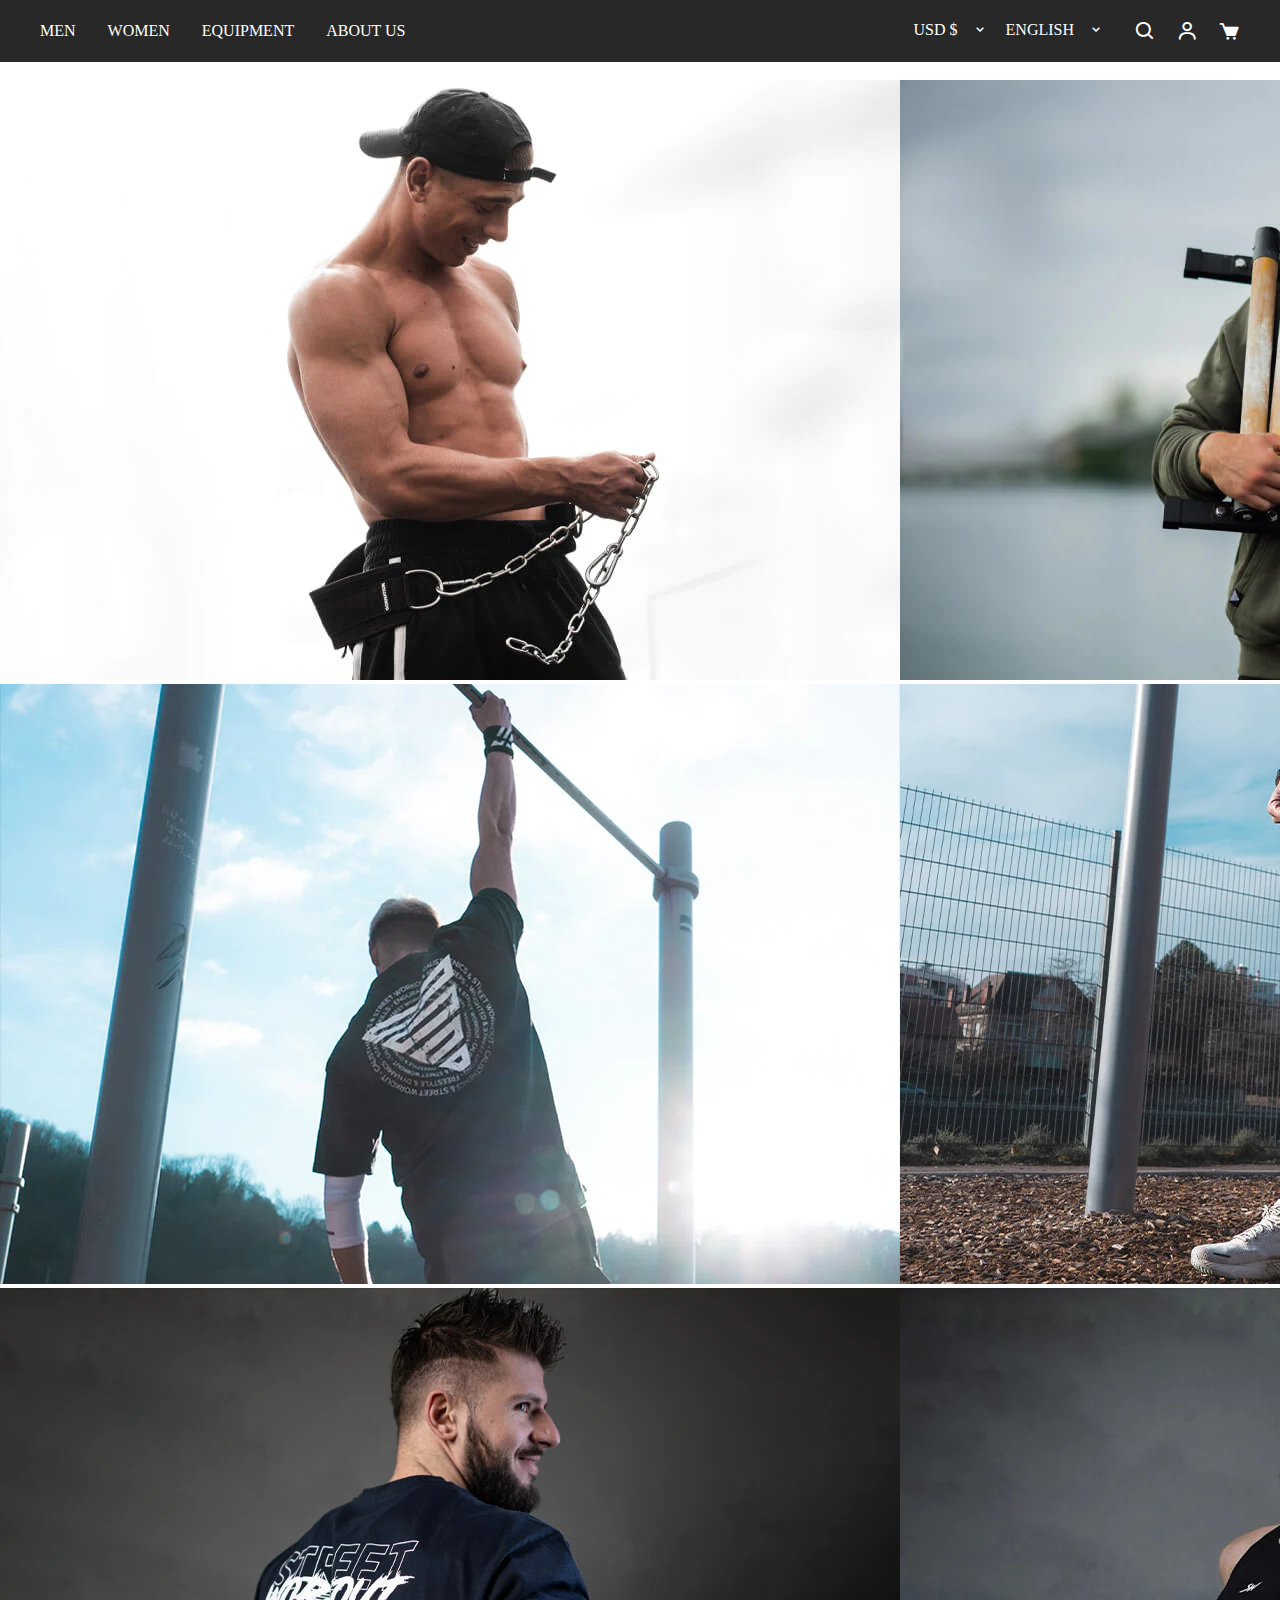
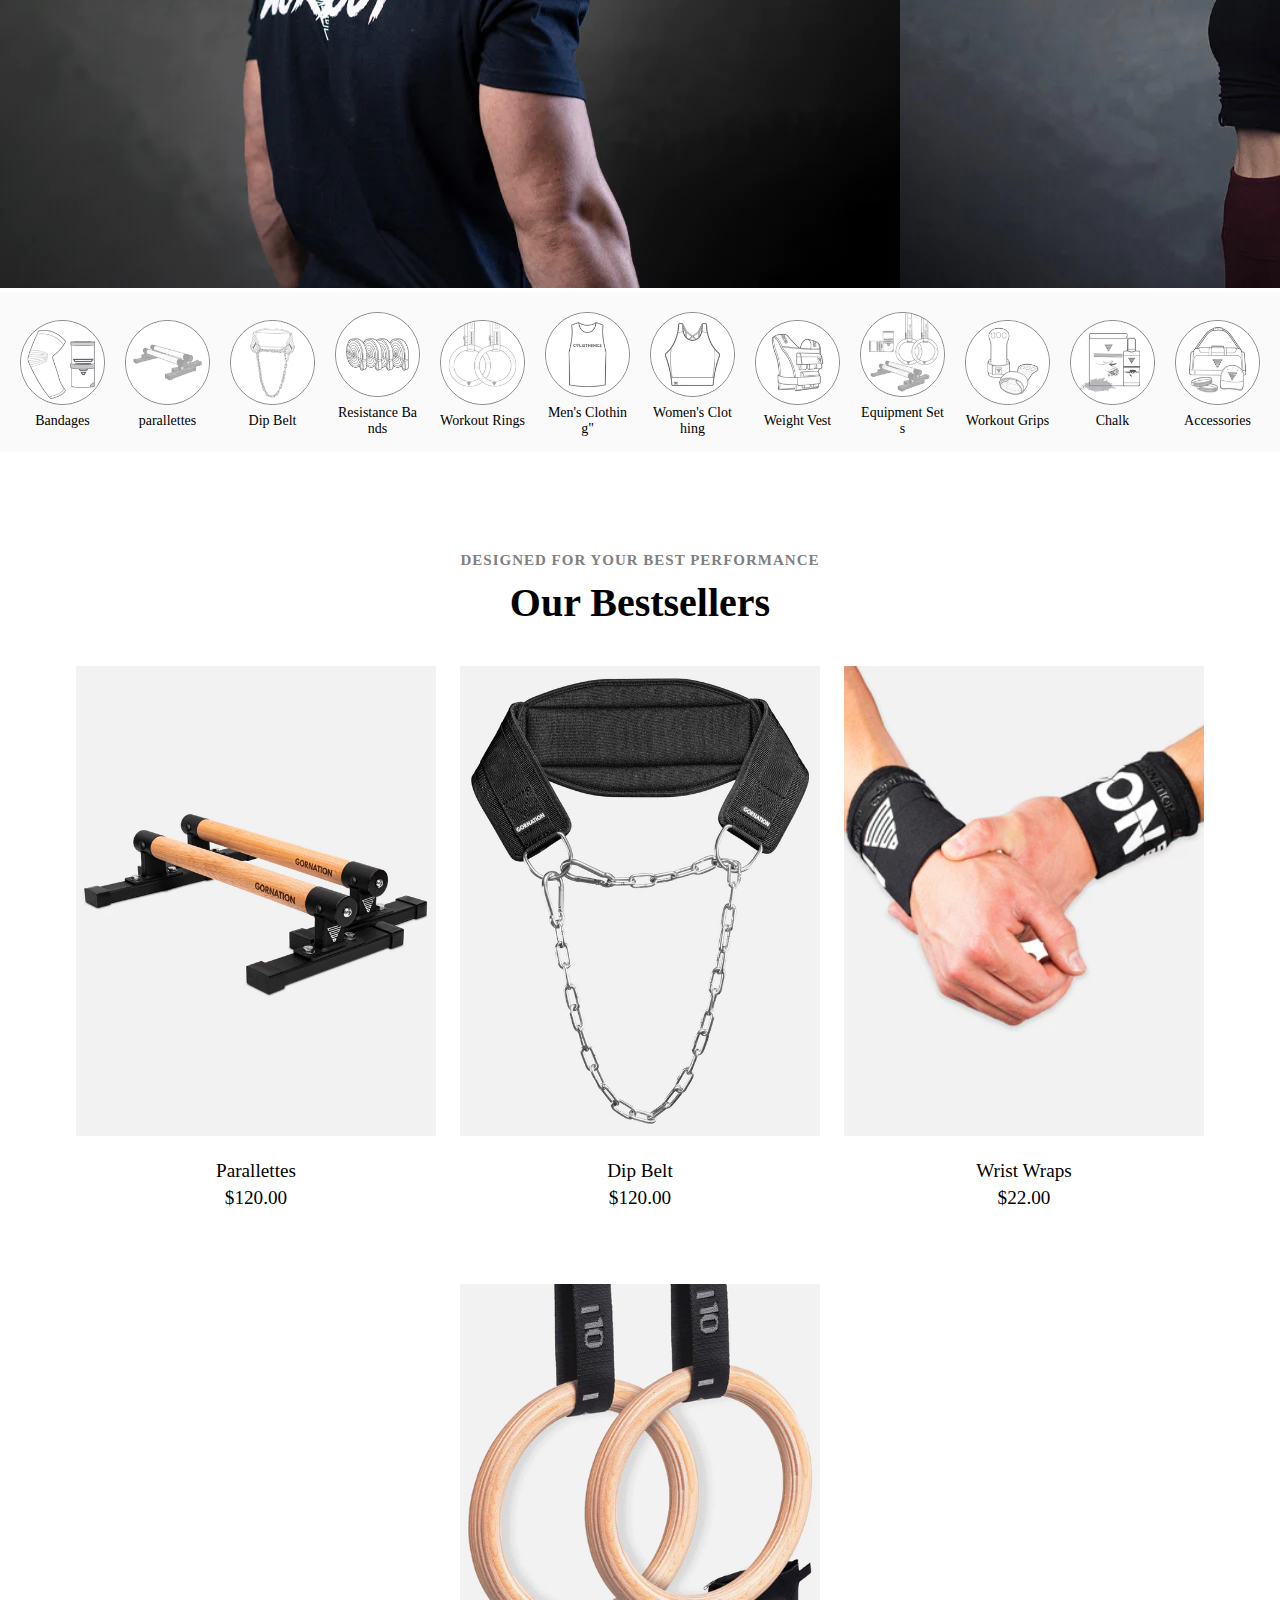
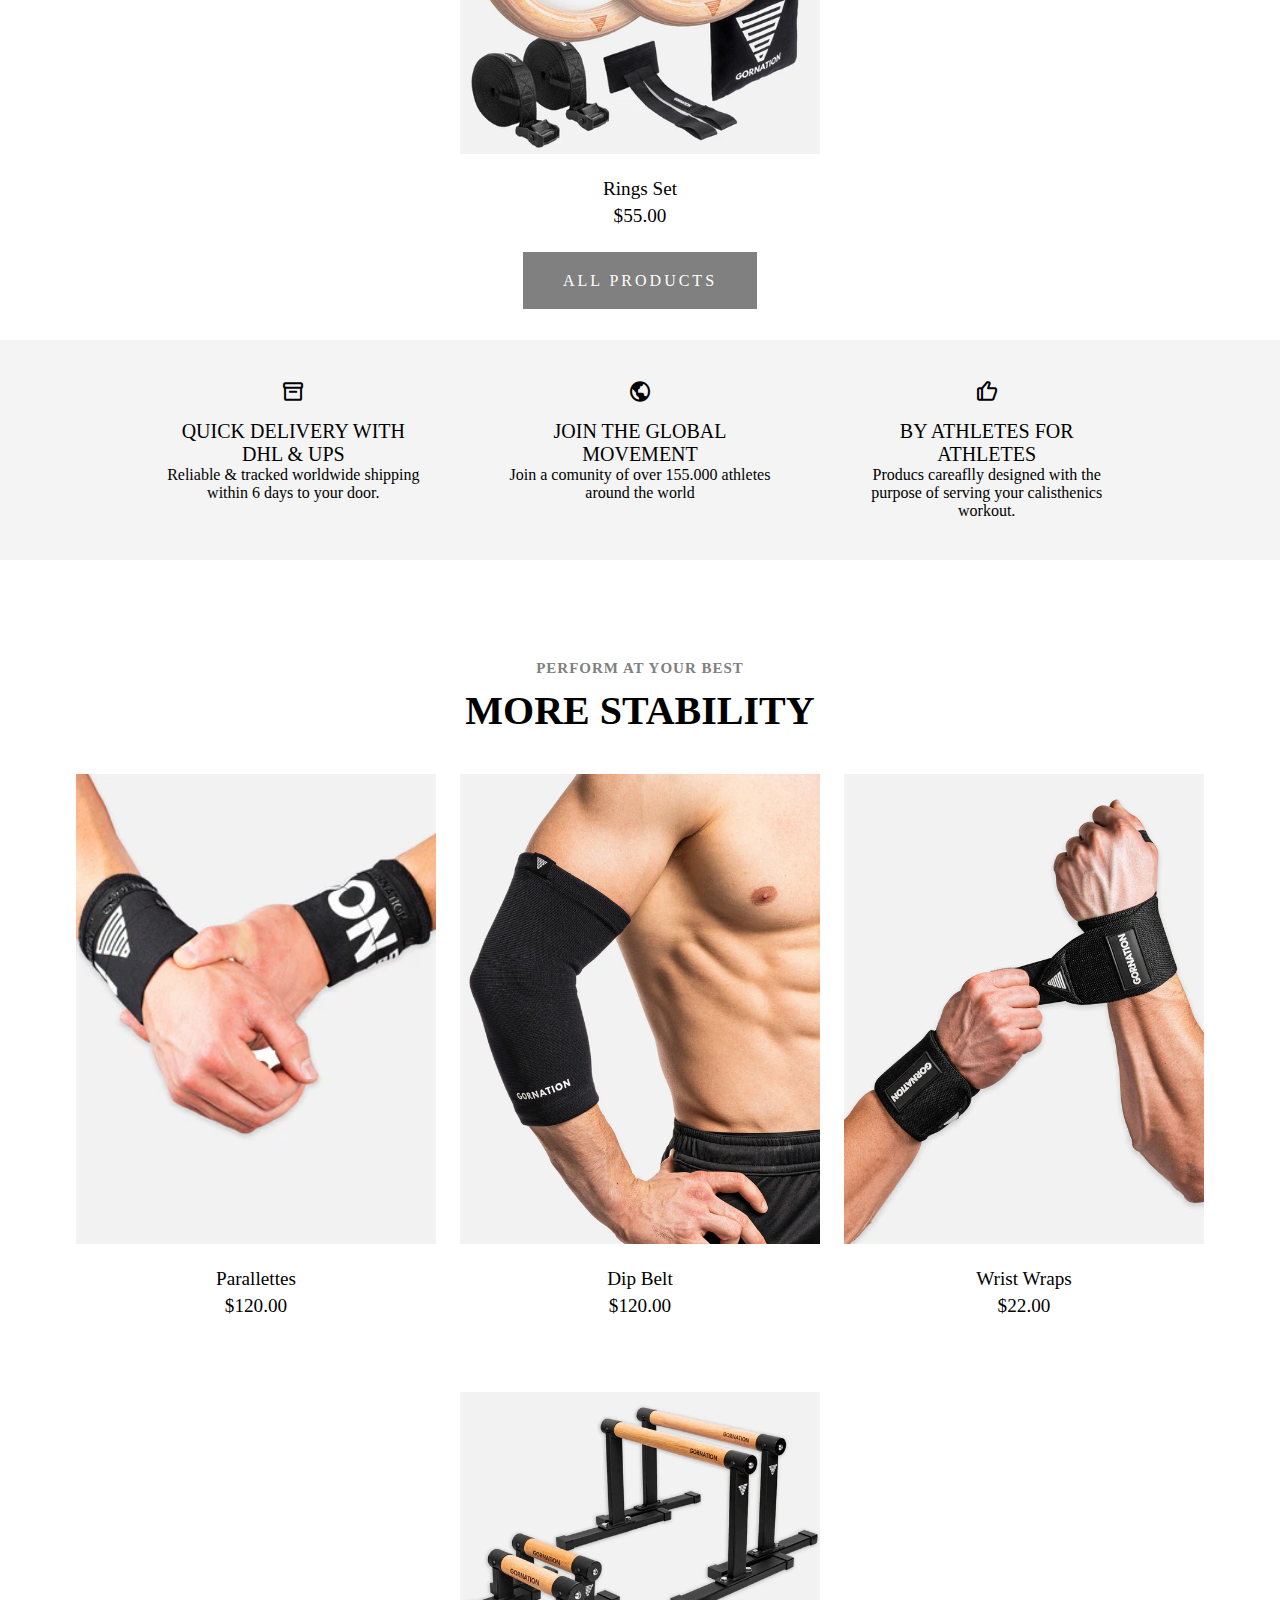
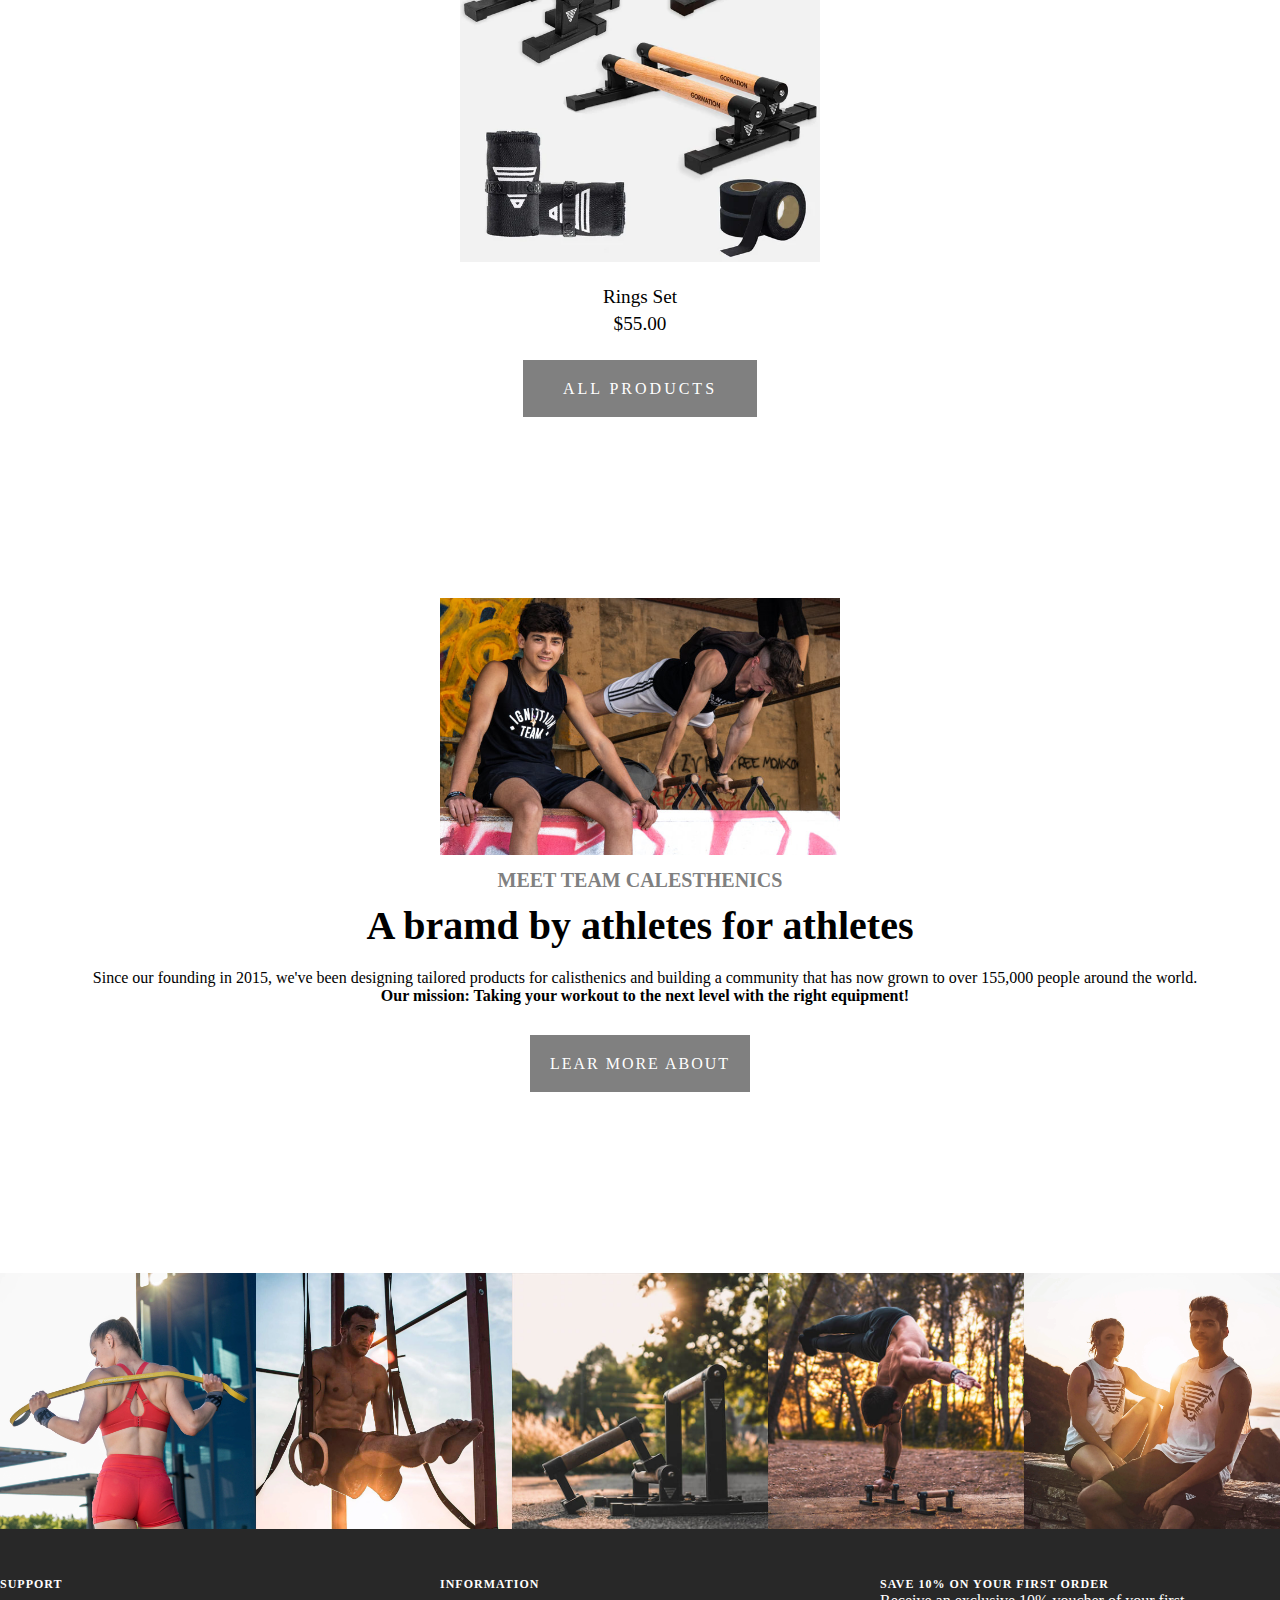
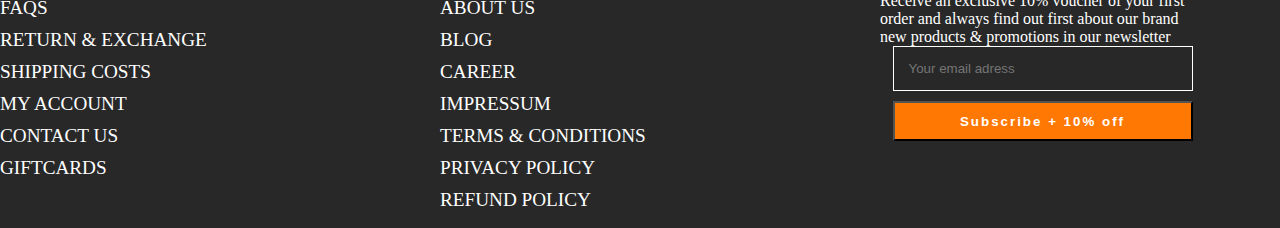
<file: index.html>
<!DOCTYPE html>
<html lang="en">
<head>
    <meta charset="UTF-8">
    <meta http-equiv="X-UA-Compatible" content="IE=edge">
    <meta name="viewport" content="width=device-width, initial-scale=1.0">
    <link href='https://unpkg.com/boxicons@2.1.4/css/boxicons.min.css' rel='stylesheet'>
    <link href="https://cdn.jsdelivr.net/npm/bootstrap@5.3.0-alpha1/dist/css/bootstrap.min.css" rel="stylesheet" integrity="sha384-GLhlTQ8iRABdZLl6O3oVMWSktQOp6b7In1Zl3/Jr59b6EGGoI1aFkw7cmDA6j6gD" crossorigin="anonymous">
    <link rel="icon" href="./pictures/icon/logo.svg">
    <link rel="stylesheet" href="./css/style.css">
    <title>Calisthenics</title>
</head>
<body>
    <header>
        <div class="container-1">
            <div class="hader__wrapper">
                <div class="container-navbar-1">
                    <div class="navbar">
                        <nav>
                            <ul class="nav-menu">
                                <li><a href="./section/hombre-ropa.html" class="nav-link">MEN</a></li>
                                <li><a href="./section/mujeres.ropa.html" class="nav-link">WOMEN</a></li>
                                <li><a href="./section/equipamento.html" class="nav-link">EQUIPMENT</a></li>
                                <li><a href="#">ABOUT US</a></li>
                            </ul>
                        </nav>
                        <div class="hamburgesa">
                            <span class="bar"></span>
                            <span class="bar"></span>
                            <span class="bar"></span>
                        </div>
                    </div>
                </div>
    
                <div class="header__secondary-link">
                    <form method="post" action="/localization" class="header__cross-border">
                        <input type="hidden" name="form_type" value="localization">
                        <input type="hidden" name="utf8" value="✓">
                        <input type="hidden" name="_method" value="put">
                        <input type="hidden" name="return_to" value="/">
                        <div class="pop-container">
                            <input type="hidden" name="countr_code" value="us">
                            <span class="visually-hidden">Contry/region</span>
                            <button type="button" is="toggle-button" class="popover-button">
                                USD $
                                <div class="chvron icon--inline">
                                    <i class='bx bx-chevron-down'></i>
                                </div>
                            </button>
                        </div>
                        <div class="pop-container">
                            <input type="hidden" name="countr_code" value="us">
                            <span class="visually-hidden">Contry/region</span>
                            <button type="button" is="toggle-button" class="popover-button">
                                ENGLISH
                                <div class="chvron icon--inline">
                                    <i class='bx bx-chevron-down'></i>
                                </div>
                            </button>
                        </div>
                    </form>

                    <div class="header__icon-list">
                        <a href="#" class="header__icon-wrapper"><i class='bx bx-search'></i></a>
                        <a href="./section/login.html" class="header__icon-wrapper"><i class='bx bx-user' ></i></a>
                        <a href="#" class="header__icon-wrapper"><i class='bx bxs-cart' ></i></a>
                    </div>
                </div>
            </div>
        </div>
    </header>

    <section class="slider">
        <div id="carouselExampleSlidesOnly" class="carousel slide" data-bs-ride="carousel">
            <div class="carousel-inner">
                <div class="carousel-item active">
                    <img src="./pictures/img-slider-bootstrap/slider-mein/slider-inicio-a.png" class="d-block w-100" alt="calistenia-img">
                </div>
                <div class="carousel-item">
                    <img src="./pictures/img-slider-bootstrap/slider-mein/slider-inicio-b.jpg" class="d-block w-100" alt="calistenia-img">
                </div>
                <div class="carousel-item">
                    <img src="./pictures/img-slider-bootstrap/slider-mein/slider-inicio-c.jpg" class="d-block w-100" alt="calistenia-img">
                </div>
            </div>
        </div>
    </section>

    <section class="items-objet">
        <div class="container-1">
            <a href="#"> <img src="./pictures/img-mein/img-items-objet/vendajes-center.avif" alt="bandages">Bandages</a>
            <a href="#"> <img src="./pictures/img-mein/img-items-objet/paralelas-center.webp" alt="parallettes">parallettes</a>
            <a href="#"> <img src="./pictures/img-mein/img-items-objet/cintu-de-fuerza-center.webp" alt="Dip Belt">Dip Belt</a>
            <a href="#"> <img src="./pictures/img-mein/img-items-objet/bandas-de-resistencia-center.webp" alt="Resistance Bands">Resistance Bands</a>
            <a href="#"> <img src="./pictures/img-mein/img-items-objet/aros-de-fuerza-center.avif" alt="Workout Rings">Workout Rings</a>
            <a href="#"> <img src="./pictures/img-mein/img-items-objet/ropa-de-hombre-center.avif" alt="Men's Clothing">Men's Clothing"</a>
            <a href="#"> <img src="./pictures/img-mein/img-items-objet/ropa-de-mujeres-center.avif" alt="Women's Clothing">Women's Clothing</a>
            <a href="#"> <img src="./pictures/img-mein/img-items-objet/chaleco-de-peso-center.avif" alt="Weight Vest">Weight Vest</a>
            <a href="#"> <img src="./pictures/img-mein/img-items-objet/equipo-completo-center.avif" alt="Equipment Sets">Equipment Sets</a>
            <a href="#"> <img src="./pictures/img-mein/img-items-objet/traps-para-las-manos-center.webp" alt="Workout Grips">Workout Grips</a>
            <a href="#"> <img src="./pictures/img-mein/img-items-objet/paquete-de-tiza-grande.avif" alt="Chalk">Chalk</a>
            <a href="#"> <img src="./pictures/img-mein/img-items-objet/accesorios-completo-center.avif" alt="Accessories">Accessories</a>
        </div>
    </section>

    <section class="mas-vendidos">
        <div class="container-text">
            <h2>DESIGNED FOR YOUR BEST PERFORMANCE</h2>
            <h3>Our Bestsellers</h3>
        </div>
        <div class="container-1">
            <div class="container-2">
                <div class="objet">
                    <div class="paralelas">
                        <a href="#"><img src="./pictures/img-mein/img-vendidos/paralelas-a.webp" alt="paralelas"></a>
                    </div>
                    <div class="precios">
                        <a href="#">Parallettes</a>
                        <span>$120.00</span>
                    </div>
                </div>
                <div class="objet">
                    <div class="paralelas">
                        <a href="#"><img src="./pictures/img-mein/img-vendidos/cinto-de-fuerza-a.jpg"alt="cintu-de-fuerza"></a>
                    </div>
                    <div class="precios">
                        <a href="#">Dip Belt</a>
                        <span>$120.00</span>
                    </div>
                </div>
                <div class="objet">
                    <div class="paralelas">
                        <a href="#"><img src="./pictures/img-mein/img-vendidos/traps-de-mano-a.webp" alt="traps-para-las-manos"></a>
                    </div>
                    <div class="precios">
                        <a href="#">Wrist Wraps</a>
                        <span>$22.00</span>
                    </div>
                </div>
                <div class="objet">
                    <div class="paralelas">
                        <a href="#"><img src="./pictures/img-mein/img-vendidos/aros-de-fuerza-a.webp" alt="aros-de-fuerza"></a>
                    </div>
                    <div class="precios">
                        <a href="#">Rings Set</a>
                        <span>$55.00</span>
                    </div>
                </div>
            </div>
            <div class="btn-1">
                <a href="#">ALL PRODUCTS</a>
            </div>
        </div>
    </section>

    <section class="ventas">
        <div class="container-1">
            <div class="container-2">
                <div class="container-3">
                    <div class="native">
                        <div class="content-box-1">
                            <div class="content-box-2">
                                <div class="caja">
                                    <div class="icon">
                                        <i class='bx bx-box'></i>
                                    </div>
                                    <div class="text">
                                        <p class="h2">QUICK DELIVERY WITH DHL & UPS</p>
                                        <p>Reliable & tracked worldwide shipping within 6 days to your door.</p>
                                    </div>
                                </div>
                                <div class="caja">
                                    <div class="icon">
                                        <i class='bx bx-world'></i>
                                    </div>
                                    <div class="text">
                                        <p class="h2"> JOIN THE GLOBAL MOVEMENT</p>
                                        <P>Join a comunity of over 155.000 athletes around the world</P>
                                    </div>
                                </div>
                                <div class="caja">
                                    <div class="icon">
                                        <i class='bx bx-like' ></i>
                                    </div>
                                    <div class="text">
                                        <p class="h2">BY ATHLETES FOR ATHLETES</p>
                                        <p>Producs careaflly designed with the purpose of serving your calisthenics workout.</p>
                                    </div>
                                </div>
                            </div>
                        </div>
                    </div>
                </div>
            </div>
        </div>
    </section>

    <section class="mas-vendidos">
        <div class="container-text">
            <h2>PERFORM AT YOUR BEST</h2>
            <h3>MORE STABILITY</h3>
        </div>
        <div class="container-1">
            <div class="container-2">
                <div class="objet">
                    <div class="paralelas">
                        <a href="#"><img src="./pictures/img-mein/img-vendidos/traps-de-mano-a.webp" alt="paralelas"></a>
                    </div>
                    <div class="precios">
                        <a href="#">Parallettes</a>
                        <span>$120.00</span>
                    </div>
                </div>
                <div class="objet">
                    <div class="paralelas">
                        <a href="#"><img src="./pictures/img-mein/img-vendidos/vendas-de-codos.webp"alt="cintu-de-fuerza"></a>
                    </div>
                    <div class="precios">
                        <a href="#">Dip Belt</a>
                        <span>$120.00</span>
                    </div>
                </div>
                <div class="objet">
                    <div class="paralelas">
                        <a href="#"><img src="./pictures/img-mein/img-vendidos/traps-de-muñecas.webp" alt="traps-para-las-manos"></a>
                    </div>
                    <div class="precios">
                        <a href="#">Wrist Wraps</a>
                        <span>$22.00</span>
                    </div>
                </div>
                <div class="objet">
                    <div class="paralelas">
                        <a href="#"><img src="./pictures/img-mein/img-vendidos/conjunto-de-paralelas.webp" alt="aros-de-fuerza"></a>
                    </div>
                    <div class="precios">
                        <a href="#">Rings Set</a>
                        <span>$55.00</span>
                    </div>
                </div>
            </div>
            <div class="btn-1">
                <a href="#">ALL PRODUCTS</a>
            </div>
        </div>
    </section>

    <section class="atletas">
        <div class="container-1">
            <div class="container-img">
                <img src="./pictures/img-mein/img-team/team.jpg" alt="Team">
            </div>
            <div class="container-text-1">
                <div class="container-text-2">
                    <h2>MEET TEAM CALESTHENICS</h2>
                    <h3>A bramd by athletes for athletes</h3>
                    <div class="text">
                        <p>Since our founding in 2015, we've been designing tailored products for calisthenics and building a community that has now grown to over 155,000 people around the world.</p>
                        <p class="negrita"><strong>Our mission: Taking your workout to the next level with the right equipment!</strong></p>
                    </div>
                </div>
                <div class="btn-1">
                    <a href="#">LEAR MORE ABOUT</a>
                </div>
            </div>
        </div>
    </section>

    <section class="footer-img">
        <div class="container-1">
            <img src="./pictures/img-mein/img-footer/resistencia-a.webp" alt="Endurance">
            <img src="./pictures/img-mein/img-footer/fuerza-b.webp" alt="Force">
            <img src="./pictures/img-mein/img-footer/paralelas-c.jpg" alt="parallel">
            <img src="./pictures/img-mein/img-footer/equilibrio-d.jpg" alt="balance">
            <img src="./pictures/img-mein/img-footer/amigos-e.webp" alt="friends">
        </div>
    </section>

    <div class="shopify-section">
        <footer class="footer">
            <div class="container-1">
                <div class="footer__inner">
                    <div class="footer__item-list">
                        <div class="footer__item">
                            <div class="footer__item-title footer__item--link is-first">
                                <p class="footer__item-ritle heading heading--small">SUPPORT</p>
                                <div class="footer__item--content">
                                    <ul class="linklist list--unstyled">
                                        <li class="linklist__item"><a href="#">FAQS</a></li>
                                        <li class="linklist__item"><a href="#">RETURN & EXCHANGE</a></li>
                                        <li class="linklist__item"><a href="#">SHIPPING COSTS</a></li>
                                        <li class="linklist__item"><a href="#">MY ACCOUNT</a></li>
                                        <li class="linklist__item"><a href="#">CONTACT US</a></li>
                                        <li class="linklist__item"><a href="#">GIFTCARDS</a></li>
                                    </ul>
                                </div>
                            </div>
                        </div>
                        <div class="footer__item">
                            <div class="footer__item-title footer__item--link is-first">
                                <p class="footer__item-ritle heading heading--small">INFORMATION</p>
                                <div class="footer__item--content">
                                    <ul class="linklist list--unstyled">
                                        <li class="linklist__item"><a href="#">ABOUT US</a></li>
                                        <li class="linklist__item"><a href="#">BLOG</a></li>
                                        <li class="linklist__item"><a href="#">CAREER</a></li>
                                        <li class="linklist__item"><a href="#">IMPRESSUM</a></li>
                                        <li class="linklist__item"><a href="#">TERMS & CONDITIONS</a></li>
                                        <li class="linklist__item"><a href="#">PRIVACY POLICY</a></li>
                                        <li class="linklist__item"><a href="#">REFUND POLICY</a></li>
                                    </ul>
                                </div>
                            </div>
                        </div>
                        <div class="footer__item">
                            <P class="footer__item title headin heading--small">SAVE 10% ON YOUR FIRST ORDER</P>
                            <div class="footer__item-content">
                                <p>
                                    Receive an exclusive 10% voucher of your first order and always find out first about our brand new products & promotions in our newsletter
                                </p>
                                <div class="form">
                                    <form action="post">
                                        <label for="email">
                                            <input type="email" required placeholder="Your email adress">
                                        </label>
                                        <button>Subscribe + 10% off</button>
                                    </form>
                                </div>
                            </div>
                        </div>
                    </div>
                </div>
            </div>
        </footer>
    </div>

    <script src="./js/menu.js"></script>
</body>
</html>
</file>
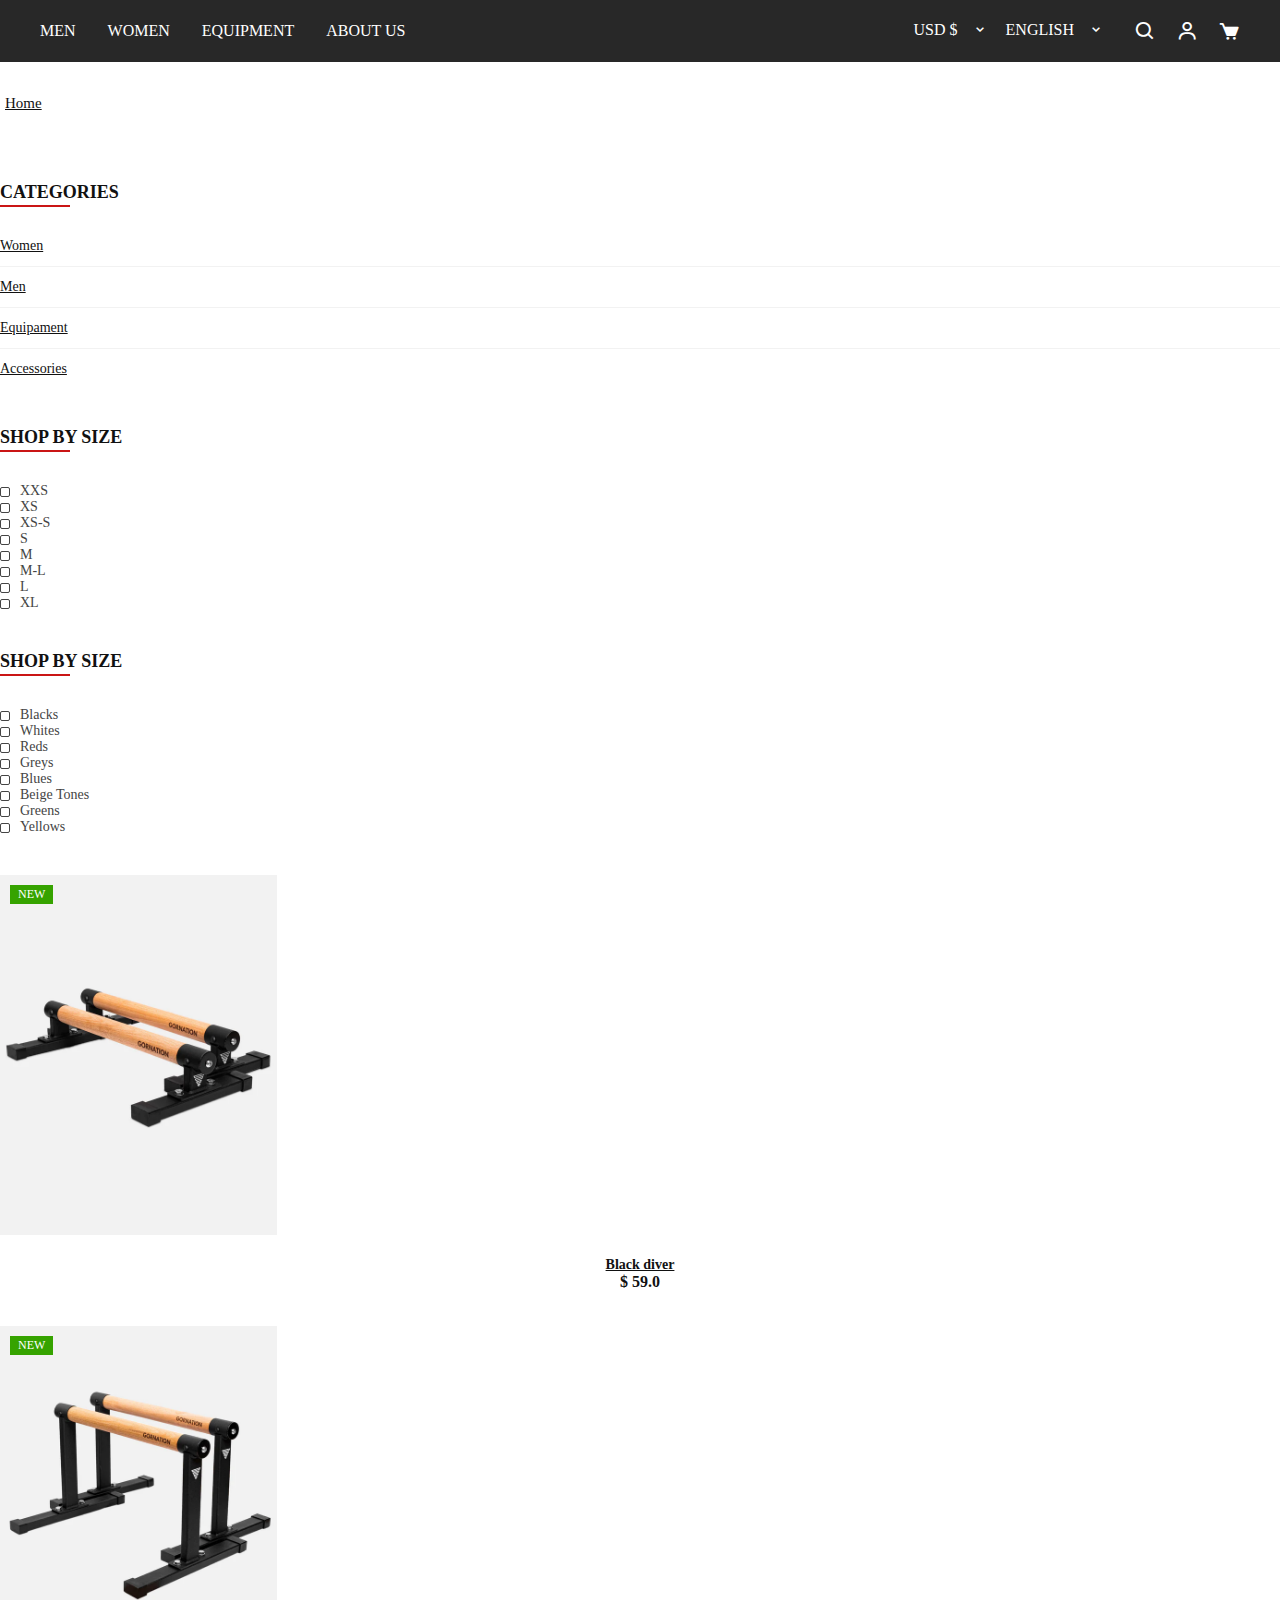
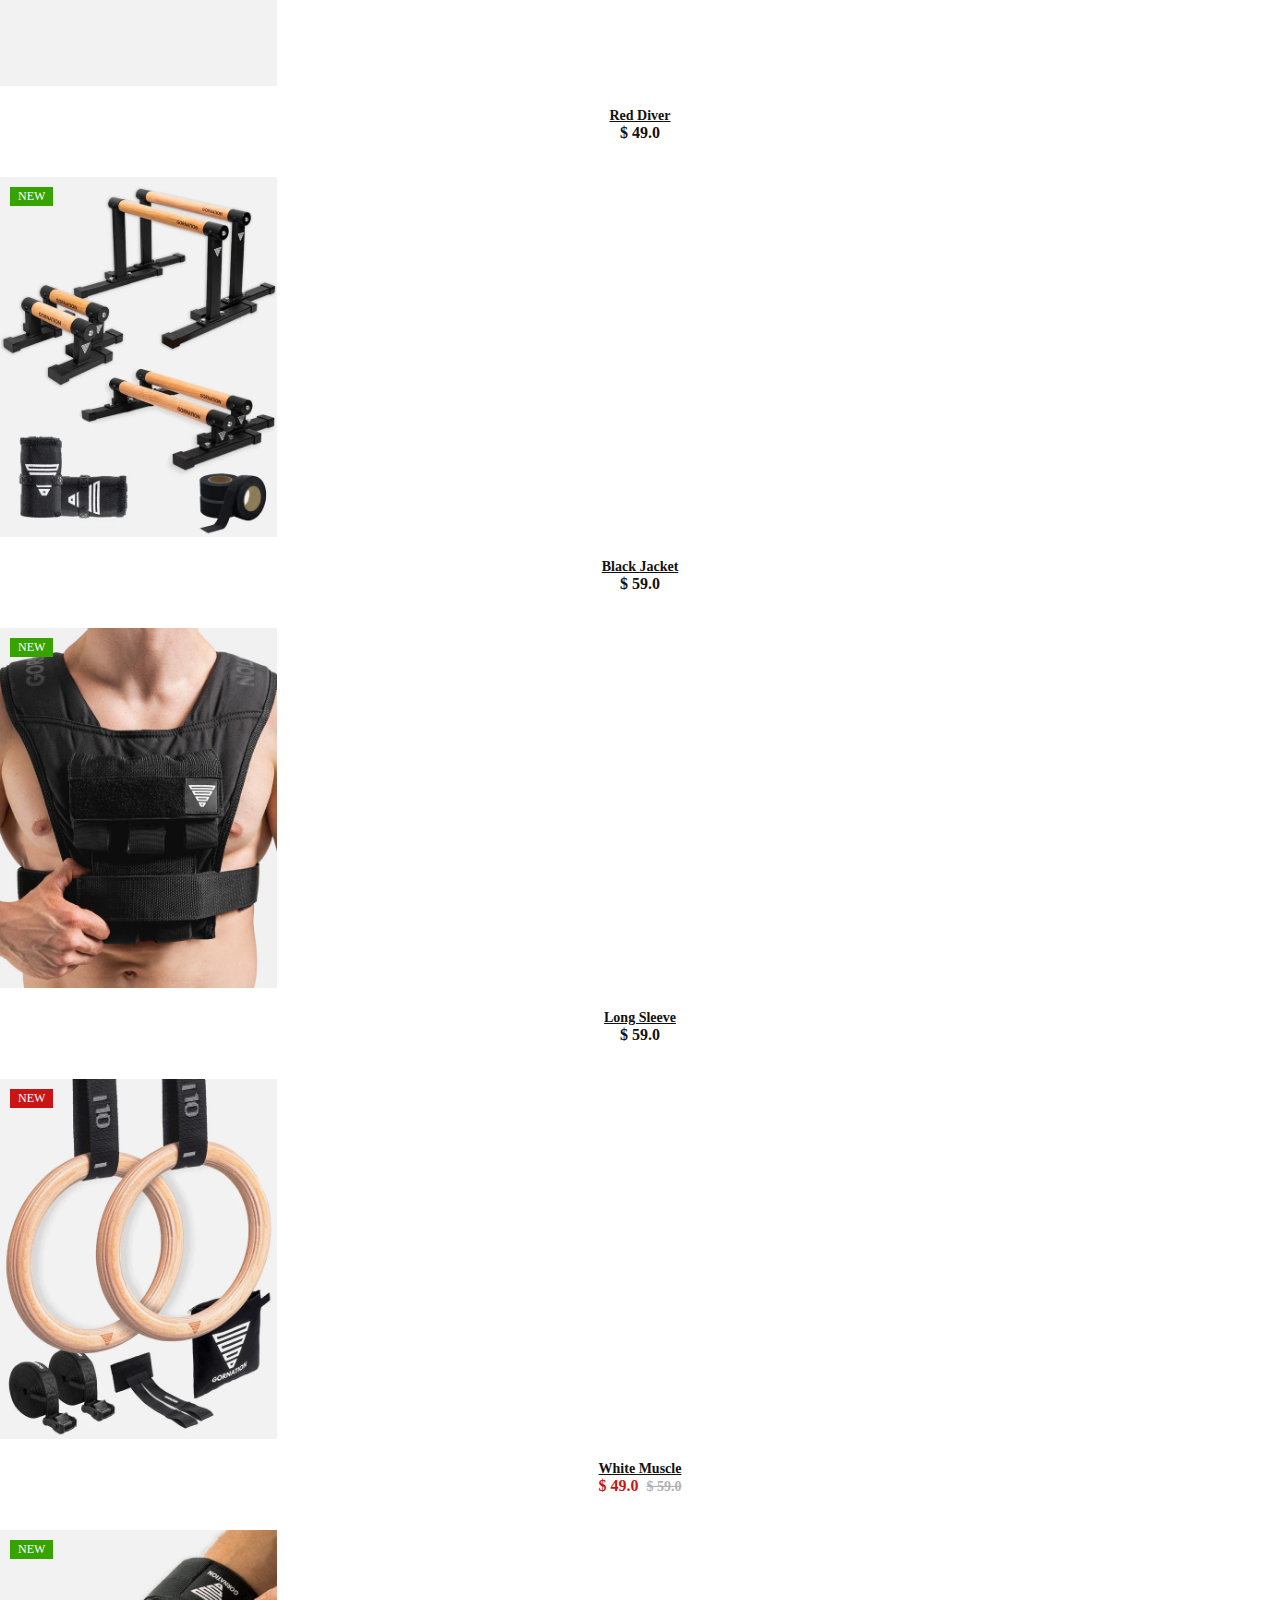
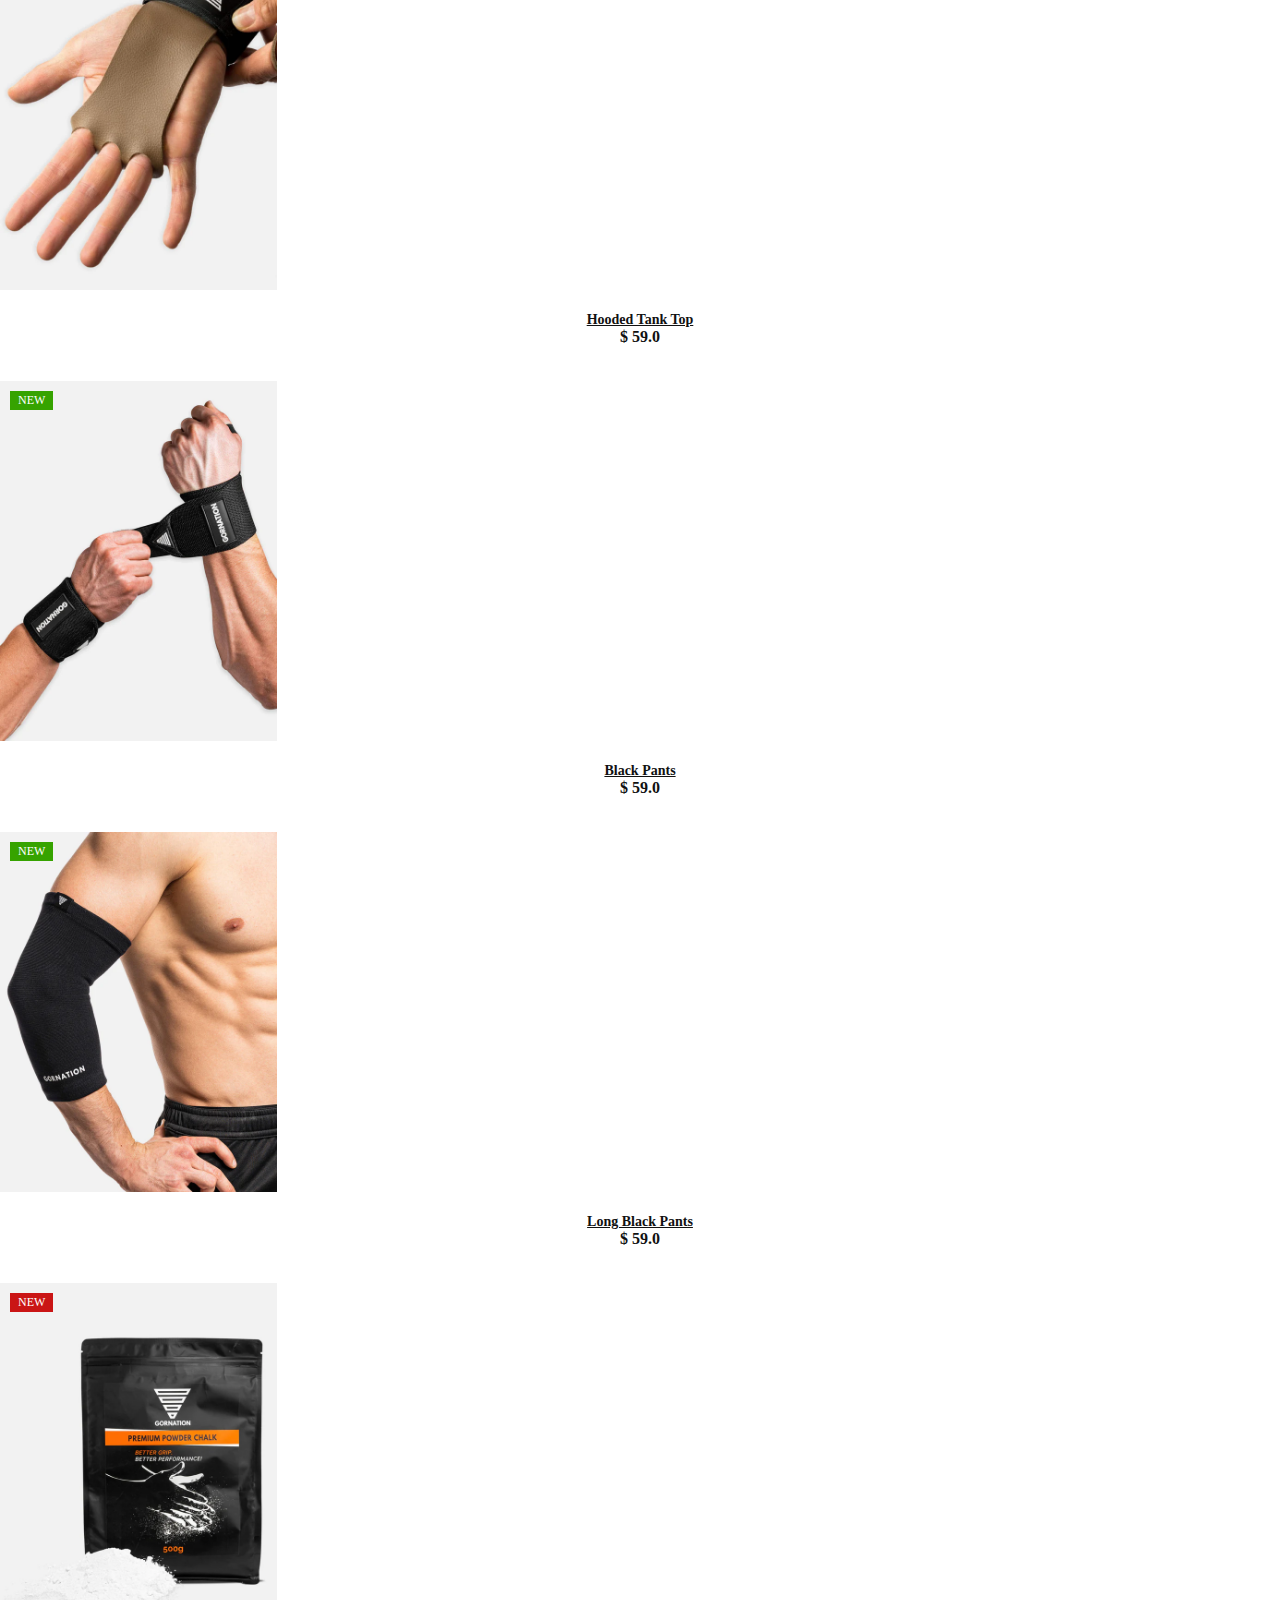
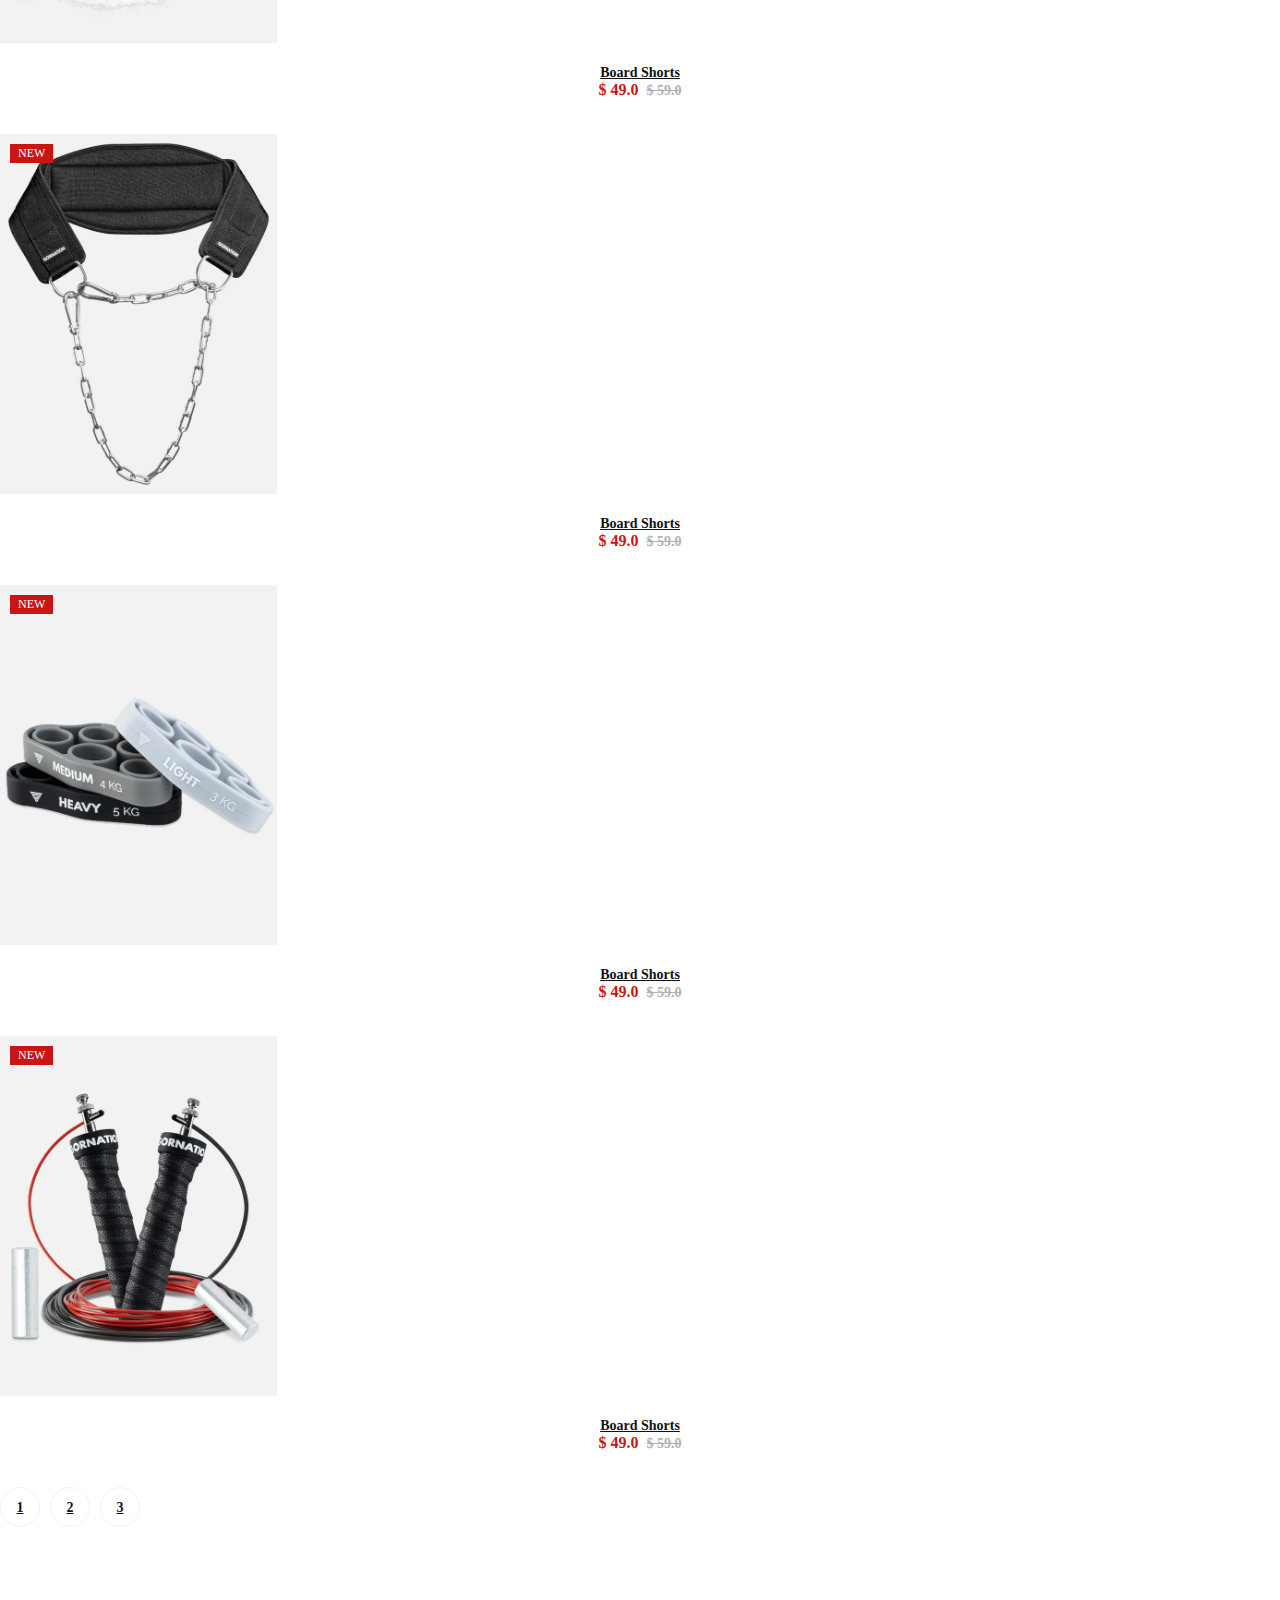
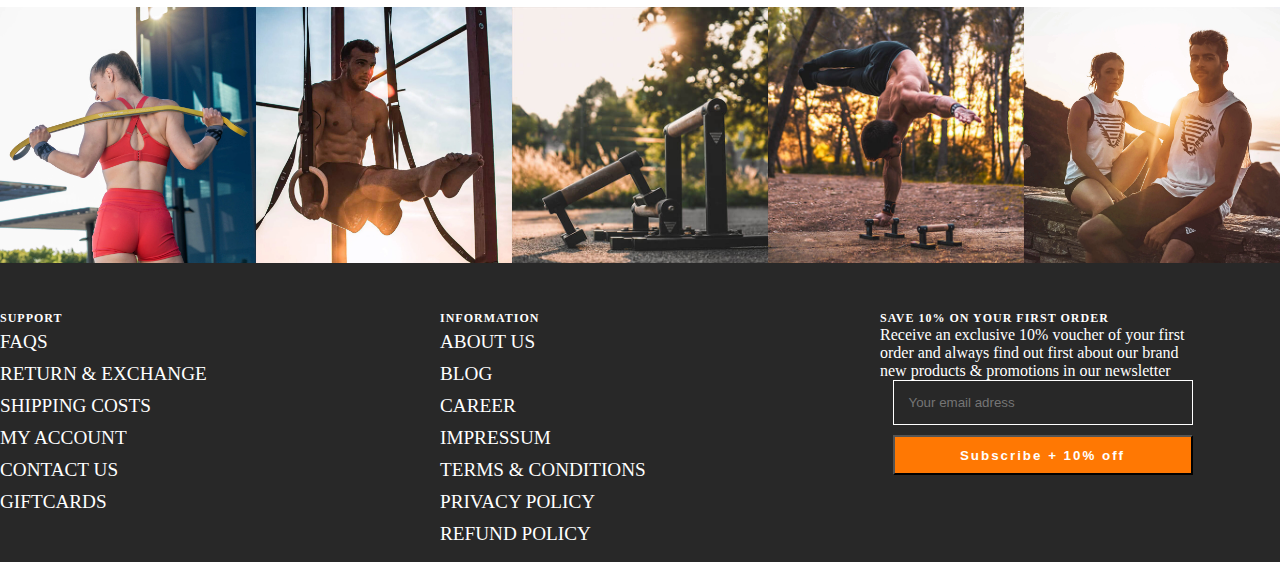
<file: section/equipamento.html>
<!DOCTYPE html>
<html lang="en">
<head>
    <meta charset="UTF-8">
    <meta http-equiv="X-UA-Compatible" content="IE=edge">
    <meta name="viewport" content="width=device-width, initial-scale=1.0">
    <link href='https://unpkg.com/boxicons@2.1.4/css/boxicons.min.css' rel='stylesheet'>
    <link href="https://cdn.jsdelivr.net/npm/bootstrap@5.3.0-alpha1/dist/css/bootstrap.min.css" rel="stylesheet" integrity="sha384-GLhlTQ8iRABdZLl6O3oVMWSktQOp6b7In1Zl3/Jr59b6EGGoI1aFkw7cmDA6j6gD" crossorigin="anonymous">
    <link rel="icon" href="../pictures/icon/logo.svg">
    <link rel="stylesheet" href="../css/style.css">
    <title>Calisthenics | Eqeuipment</title>
</head>
<body>
    <header>
        <div class="container-1">
            <div class="hader__wrapper">
                <div class="container-navbar-1">
                    <div class="navbar">
                        <nav>
                            <ul class="nav-menu">
                                <li><a href="../section/hombre-ropa.html" class="nav-link">MEN</a></li>
                                <li><a href="../section/mujeres.ropa.html" class="nav-link">WOMEN</a></li>
                                <li><a href="../section/equipamento.html" class="nav-link">EQUIPMENT</a></li>
                                <li><a href="#">ABOUT US</a></li>
                            </ul>
                        </nav>
                        <div class="hamburgesa">
                            <span class="bar"></span>
                            <span class="bar"></span>
                            <span class="bar"></span>
                        </div>
                    </div>
                </div>
    
                <div class="header__secondary-link">
                    <form method="post" action="/localization" class="header__cross-border">
                        <input type="hidden" name="form_type" value="localization">
                        <input type="hidden" name="utf8" value="✓">
                        <input type="hidden" name="_method" value="put">
                        <input type="hidden" name="return_to" value="/">
                        <div class="pop-container">
                            <input type="hidden" name="countr_code" value="us">
                            <span class="visually-hidden">Contry/region</span>
                            <button type="button" is="toggle-button" class="popover-button">
                                USD $
                                <div class="chvron icon--inline">
                                    <i class='bx bx-chevron-down'></i>
                                </div>
                            </button>
                        </div>
                        <div class="pop-container">
                            <input type="hidden" name="countr_code" value="us">
                            <span class="visually-hidden">Contry/region</span>
                            <button type="button" is="toggle-button" class="popover-button">
                                ENGLISH
                                <div class="chvron icon--inline">
                                    <i class='bx bx-chevron-down'></i>
                                </div>
                            </button>
                        </div>
                    </form>

                    <div class="header__icon-list">
                        <a href="#" class="header__icon-wrapper"><i class='bx bx-search'></i></a>
                        <a href="../section/login.html" class="header__icon-wrapper"><i class='bx bx-user' ></i></a>
                        <a href="#" class="header__icon-wrapper"><i class='bx bxs-cart' ></i></a>
                    </div>
                </div>
            </div>
        </div>
    </header>

    <div class="breadcrumb-option">
        <div class="container">
            <div class="row">
                <div class="col-lg-12">
                    <div class="breadcrumb__links">
                        <a href="../index.html"><i class="fa fa-home"></i> Home</a>
                    </div>
                </div>
            </div>
        </div>
    </div>

    <section class="shop spad">
        <div class="container">
            <div class="row">
                <div class="col-lg-3 col-md-3">
                    <div class="shop__sidebar">
                        <div class="sidebar__categories">
                            <div class="section-title">
                                <h4>Categories</h4>
                            </div>
                            <div class="categories__accordion">
                                <div class="accordion" id="accordionExample">
                                    <div class="card">
                                        <div class="card-heading active">
                                            <a href="./ropa-de-mujeres.html">Women</a>
                                        </div>
                                    </div>
                                    <div class="card">
                                        <div class="card-heading">
                                            <a href="./ropa-de-hombres.html">Men</a>
                                        </div>
                                    </div>
                                    <div class="card">
                                        <div class="card-heading">
                                            <a href="./equipamento.html">Equipament</a>
                                        </div>
                                    </div>
                                    <div class="card">
                                        <div class="card-heading">
                                            <a href="#">Accessories</a>
                                        </div>
                                    </div>
                                </div>
                            </div>
                        </div>
                        <div class="sidebar__sizes">
                            <div class="section-title">
                                <h4>Shop by size</h4>
                            </div>
                            <div class="size__list">
                                <label for="xxs">
                                    xxs
                                    <input type="checkbox" id="xxs">
                                    <span class="checkmark"></span>
                                </label>
                                <label for="xs">
                                    xs
                                    <input type="checkbox" id="xs">
                                    <span class="checkmark"></span>
                                </label>
                                <label for="xss">
                                    xs-s
                                    <input type="checkbox" id="xss">
                                    <span class="checkmark"></span>
                                </label>
                                <label for="s">
                                    s
                                    <input type="checkbox" id="s">
                                    <span class="checkmark"></span>
                                </label>
                                <label for="m">
                                    m
                                    <input type="checkbox" id="m">
                                    <span class="checkmark"></span>
                                </label>
                                <label for="ml">
                                    m-l
                                    <input type="checkbox" id="ml">
                                    <span class="checkmark"></span>
                                </label>
                                <label for="l">
                                    l
                                    <input type="checkbox" id="l">
                                    <span class="checkmark"></span>
                                </label>
                                <label for="xl">
                                    xl
                                    <input type="checkbox" id="xl">
                                    <span class="checkmark"></span>
                                </label>
                            </div>
                        </div>
                        <div class="sidebar__color">
                            <div class="section-title">
                                <h4>Shop by size</h4>
                            </div>
                            <div class="size__list color__list">
                                <label for="black">
                                    Blacks
                                    <input type="checkbox" id="black">
                                    <span class="checkmark"></span>
                                </label>
                                <label for="whites">
                                    Whites
                                    <input type="checkbox" id="whites">
                                    <span class="checkmark"></span>
                                </label>
                                <label for="reds">
                                    Reds
                                    <input type="checkbox" id="reds">
                                    <span class="checkmark"></span>
                                </label>
                                <label for="greys">
                                    Greys
                                    <input type="checkbox" id="greys">
                                    <span class="checkmark"></span>
                                </label>
                                <label for="blues">
                                    Blues
                                    <input type="checkbox" id="blues">
                                    <span class="checkmark"></span>
                                </label>
                                <label for="beige">
                                    Beige Tones
                                    <input type="checkbox" id="beige">
                                    <span class="checkmark"></span>
                                </label>
                                <label for="greens">
                                    Greens
                                    <input type="checkbox" id="greens">
                                    <span class="checkmark"></span>
                                </label>
                                <label for="yellows">
                                    Yellows
                                    <input type="checkbox" id="yellows">
                                    <span class="checkmark"></span>
                                </label>
                            </div>
                        </div>
                    </div>
                </div>
                <div class="col-lg-9 col-md-9">
                    <div class="row">
                        <div class="col-lg-4 col-md-6">
                            <div class="product__item">
                                <div class="product__item__pic set-bg">
                                    <img src="../pictures/shop/equipment/mini-paralelas.webp" alt="black-diver">
                                    <div class="label new">New</div>
                                </div>
                                <div class="product__item__text">
                                    <h6><a href="#">Black diver</a></h6>
                                    <div class="product__price">$ 59.0</div>
                                </div>
                            </div>
                        </div>
                        <div class="col-lg-4 col-md-6">
                            <div class="product__item">
                                <div class="product__item__pic set-bg">
                                    <img src="../pictures/shop/equipment/paralelas-largas.webp" alt="black-diver">
                                    <div class="label new">New</div>
                                </div>
                                <div class="product__item__text">
                                    <h6><a href="#">Red Diver</a></h6>
                                    <div class="product__price">$ 49.0</div>
                                </div>
                            </div>
                        </div>
                        <div class="col-lg-4 col-md-6">
                            <div class="product__item">
                                <div class="product__item__pic set-bg">
                                    <img src="../pictures/shop/equipment/conjunto-de-paralelas.webp" alt="black-jacket">
                                    <div class="label new">New</div>
                                </div>
                                <div class="product__item__text">
                                    <h6><a href="#">Black Jacket</a></h6>
                                    <div class="product__price">$ 59.0</div>
                                </div>
                            </div>
                        </div>
                        <div class="col-lg-4 col-md-6">
                            <div class="product__item">
                                <div class="product__item__pic set-bg">
                                    <img src="../pictures/shop/equipment/chaleco.jpg" alt="long-sleeve">
                                    <div class="label new">New</div>
                                </div>
                                <div class="product__item__text">
                                    <h6><a href="#">Long Sleeve</a></h6>
                                    <div class="product__price">$ 59.0</div>
                                </div>
                            </div>
                        </div>
                        <div class="col-lg-4 col-md-6">
                            <div class="product__item sale">
                                <div class="product__item__pic set-bg">
                                    <img src="../pictures/shop/equipment/aros-de-fuerza.webp" alt="white-muscle">
                                    <div class="label new">New</div>
                                </div>
                                <div class="product__item__text">
                                    <h6><a href="#">White Muscle</a></h6>
                                    <div class="product__price">$ 49.0 <span>$ 59.0</span></div>
                                </div>
                            </div>
                        </div>
                        <div class="col-lg-4 col-md-6">
                            <div class="product__item">
                                <div class="product__item__pic set-bg">
                                    <img src="../pictures/shop/equipment/traps-de-manos.webp" alt="Hooded-Tank-Top">
                                    <div class="label new">New</div>
                                </div>
                                <div class="product__item__text">
                                    <h6><a href="#">Hooded Tank Top</a></h6>
                                    <div class="product__price">$ 59.0</div>
                                </div>
                            </div>
                        </div>
                        <div class="col-lg-4 col-md-6">
                            <div class="product__item">
                                <div class="product__item__pic set-bg">
                                    <img src="../pictures/shop/equipment/traps-de-muñecas.webp" alt="Black-Pants">
                                    <div class="label new">New</div>
                                </div>
                                <div class="product__item__text">
                                    <h6><a href="#">Black Pants</a></h6>
                                    <div class="product__price">$ 59.0</div>
                                </div>
                            </div>
                        </div>
                        <div class="col-lg-4 col-md-6">
                            <div class="product__item">
                                <div class="product__item__pic set-bg">
                                    <img src="../pictures/shop/equipment/vendas-de-codos.webp" alt="long-black-pants">
                                    <div class="label new">New</div>
                                </div>
                                <div class="product__item__text">
                                    <h6><a href="#">Long Black Pants</a></h6>
                                    <div class="product__price">$ 59.0</div>
                                </div>
                            </div>
                        </div>
                        <div class="col-lg-4 col-md-6">
                            <div class="product__item sale">
                                <div class="product__item__pic set-bg">
                                    <img src="../pictures/shop/equipment/tiza-grande.webp" alt="board shorts">
                                    <div class="label new">New</div>
                                </div>
                                <div class="product__item__text">
                                    <h6><a href="#">Board Shorts</a></h6>
                                    <div class="product__price">$ 49.0 <span>$ 59.0</span></div>
                                </div>
                            </div>
                        </div>
                        <div class="col-lg-4 col-md-6">
                            <div class="product__item sale">
                                <div class="product__item__pic set-bg">
                                    <img src="../pictures/shop/equipment/cinturon.jpg" alt="board shorts">
                                    <div class="label new">New</div>
                                </div>
                                <div class="product__item__text">
                                    <h6><a href="#">Board Shorts</a></h6>
                                    <div class="product__price">$ 49.0 <span>$ 59.0</span></div>
                                </div>
                            </div>
                        </div>
                        <div class="col-lg-4 col-md-6">
                            <div class="product__item sale">
                                <div class="product__item__pic set-bg">
                                    <img src="../pictures/shop/equipment/bandas-elasticas.webp" alt="board shorts">
                                    <div class="label new">New</div>
                                </div>
                                <div class="product__item__text">
                                    <h6><a href="#">Board Shorts</a></h6>
                                    <div class="product__price">$ 49.0 <span>$ 59.0</span></div>
                                </div>
                            </div>
                        </div>
                        <div class="col-lg-4 col-md-6">
                            <div class="product__item sale">
                                <div class="product__item__pic set-bg">
                                    <img src="../pictures/shop/equipment/soga.webp" alt="board shorts">
                                    <div class="label new">New</div>
                                </div>
                                <div class="product__item__text">
                                    <h6><a href="#">Board Shorts</a></h6>
                                    <div class="product__price">$ 49.0 <span>$ 59.0</span></div>
                                </div>
                            </div>
                        </div>
                        <div class="col-lg-12 text-center">
                            <div class="pagination__option">
                                <a href="#">1</a>
                                <a href="#">2</a>
                                <a href="#">3</a>
                            </div>
                        </div>
                    </div>
                </div>
            </div>
        </div>
    </section>

    <section class="footer-img">
        <div class="container-1">
            <img src="../pictures/img-mein/img-footer/resistencia-a.webp" alt="Resistencia">
            <img src="../pictures/img-mein/img-footer/fuerza-b.webp" alt="Fuerza-b">
            <img src="../pictures/img-mein/img-footer/paralelas-c.jpg" alt="Paralelas">
            <img src="../pictures/img-mein/img-footer/equilibrio-d.jpg" alt="Equilibrio">
            <img src="../pictures/img-mein/img-footer/amigos-e.webp" alt="Amigos">
        </div>
    </section>

    <div class="shopify-section">
        <footer class="footer">
            <div class="container-1">
                <div class="footer__inner">
                    <div class="footer__item-list">
                        <div class="footer__item">
                            <div class="footer__item-title footer__item--link is-first">
                                <p class="footer__item-ritle heading heading--small">SUPPORT</p>
                                <div class="footer__item--content">
                                    <ul class="linklist list--unstyled">
                                        <li class="linklist__item"><a href="#">FAQS</a></li>
                                        <li class="linklist__item"><a href="#">RETURN & EXCHANGE</a></li>
                                        <li class="linklist__item"><a href="#">SHIPPING COSTS</a></li>
                                        <li class="linklist__item"><a href="#">MY ACCOUNT</a></li>
                                        <li class="linklist__item"><a href="#">CONTACT US</a></li>
                                        <li class="linklist__item"><a href="#">GIFTCARDS</a></li>
                                    </ul>
                                </div>
                            </div>
                        </div>
                        <div class="footer__item">
                            <div class="footer__item-title footer__item--link is-first">
                                <p class="footer__item-ritle heading heading--small">INFORMATION</p>
                                <div class="footer__item--content">
                                    <ul class="linklist list--unstyled">
                                        <li class="linklist__item"><a href="#">ABOUT US</a></li>
                                        <li class="linklist__item"><a href="#">BLOG</a></li>
                                        <li class="linklist__item"><a href="#">CAREER</a></li>
                                        <li class="linklist__item"><a href="#">IMPRESSUM</a></li>
                                        <li class="linklist__item"><a href="#">TERMS & CONDITIONS</a></li>
                                        <li class="linklist__item"><a href="#">PRIVACY POLICY</a></li>
                                        <li class="linklist__item"><a href="#">REFUND POLICY</a></li>
                                    </ul>
                                </div>
                            </div>
                        </div>
                        <div class="footer__item">
                            <P class="footer__item title headin heading--small">SAVE 10% ON YOUR FIRST ORDER</P>
                            <div class="footer__item-content">
                                <p>
                                    Receive an exclusive 10% voucher of your first order and always find out first about our brand new products & promotions in our newsletter
                                </p>
                                <div class="form">
                                    <form action="post">
                                        <label for="email">
                                            <input type="email" required placeholder="Your email adress">
                                        </label>
                                        <button>Subscribe + 10% off</button>
                                    </form>
                                </div>
                            </div>
                        </div>
                    </div>
                </div>
            </div>
        </footer>
    </div>

    <script src="../js/menu.js"></script>
</body>
</html>
</file>
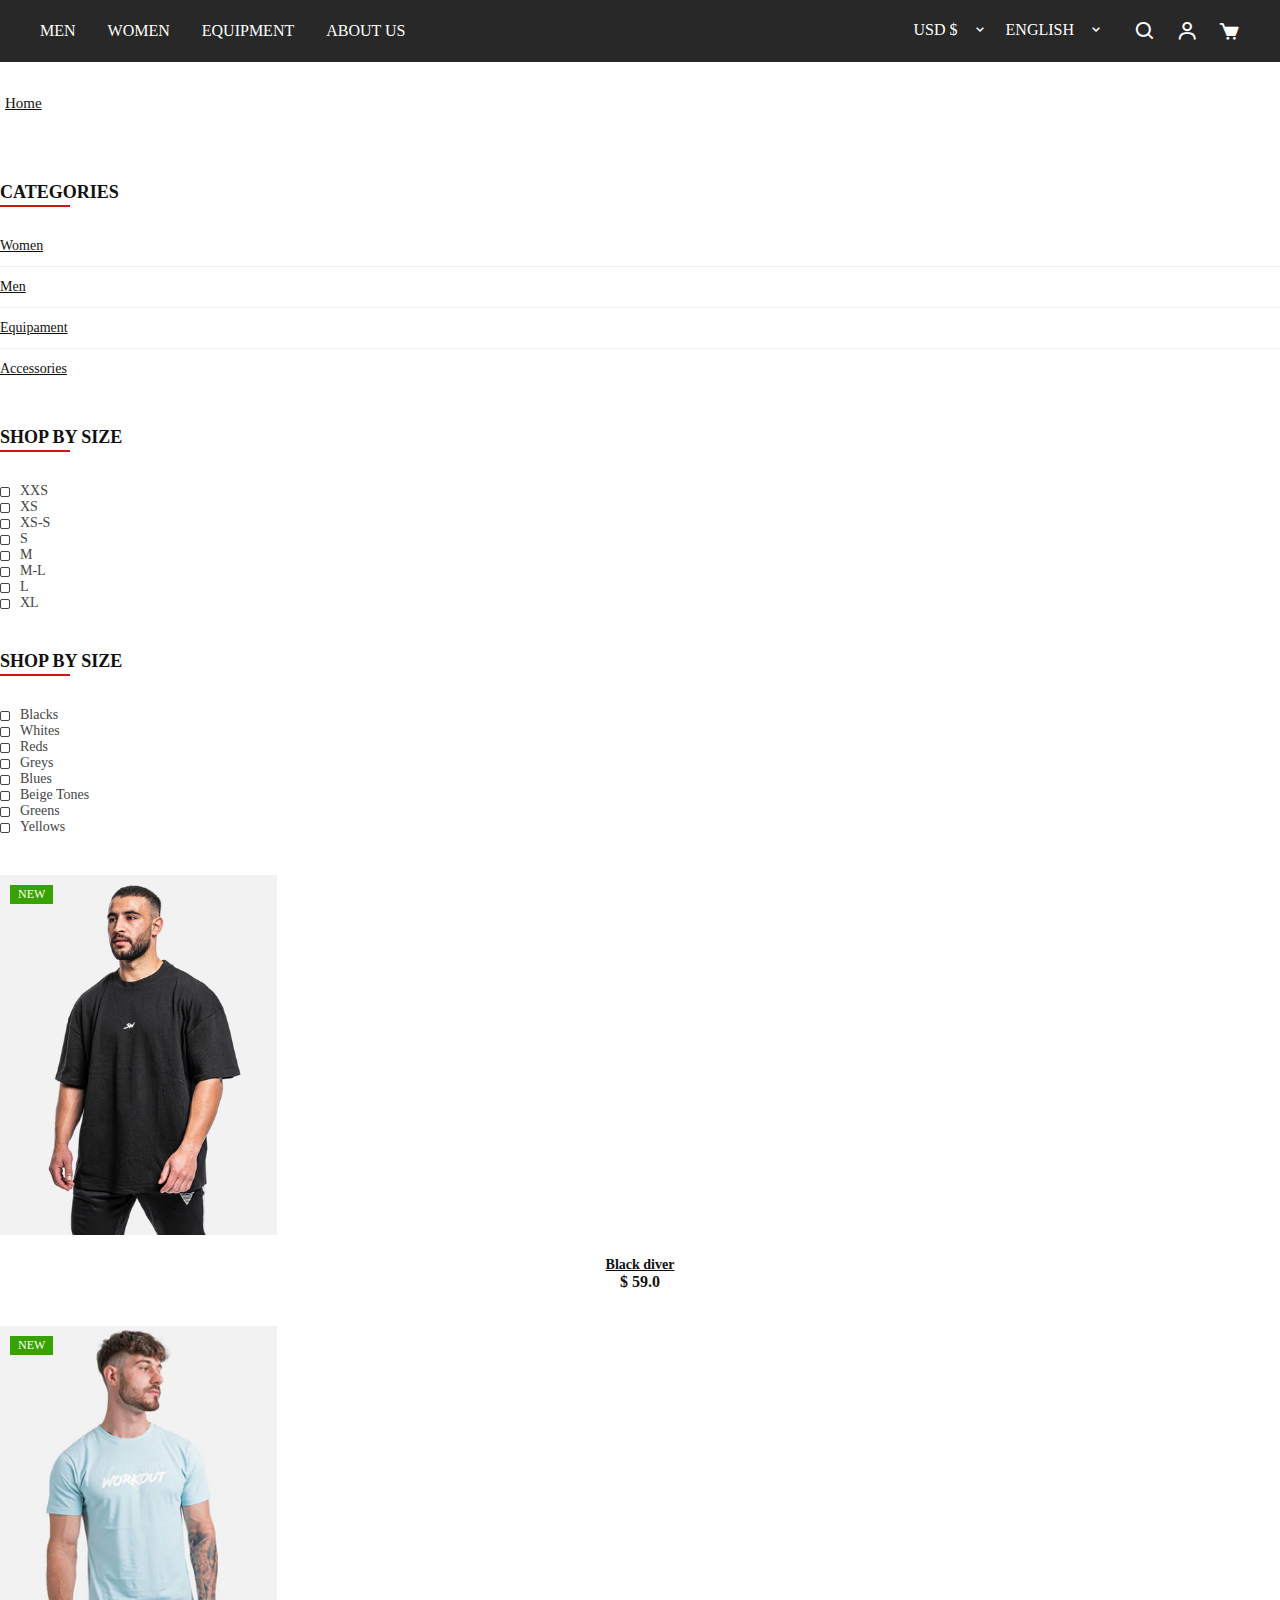
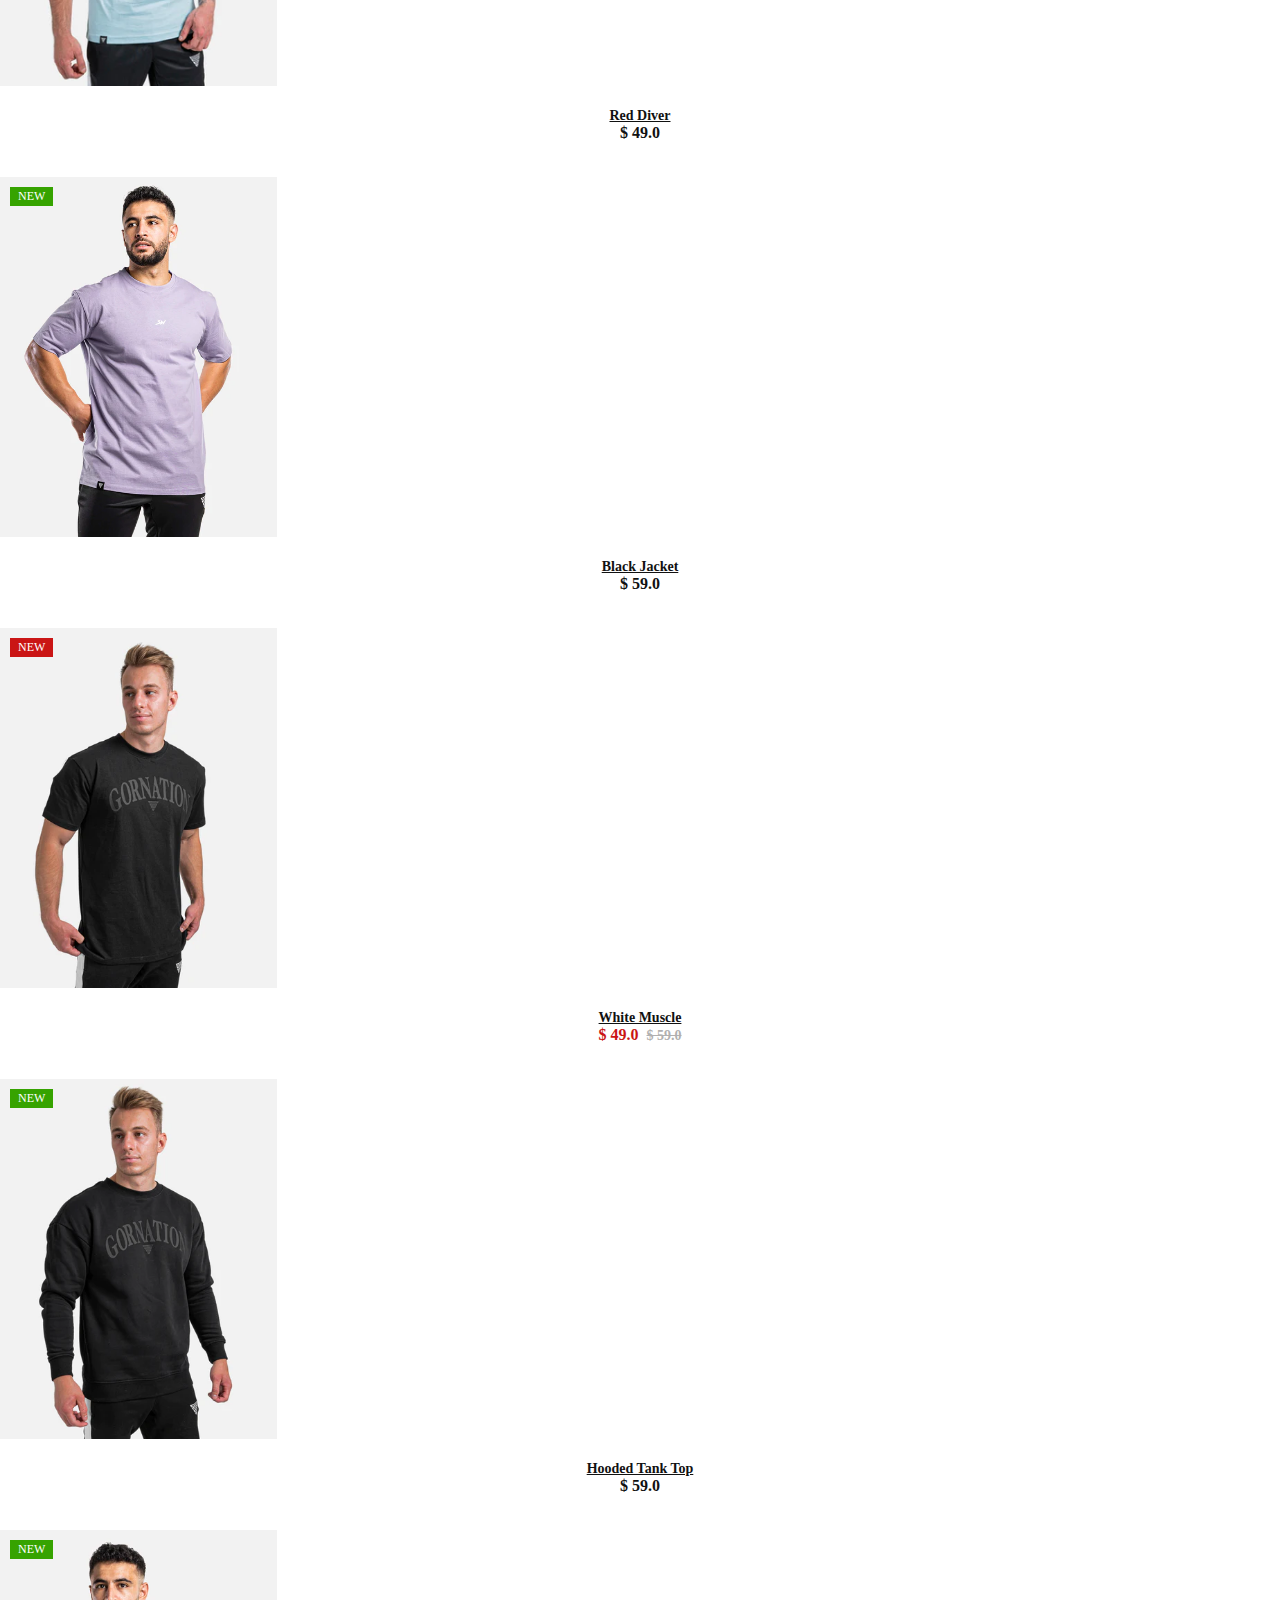
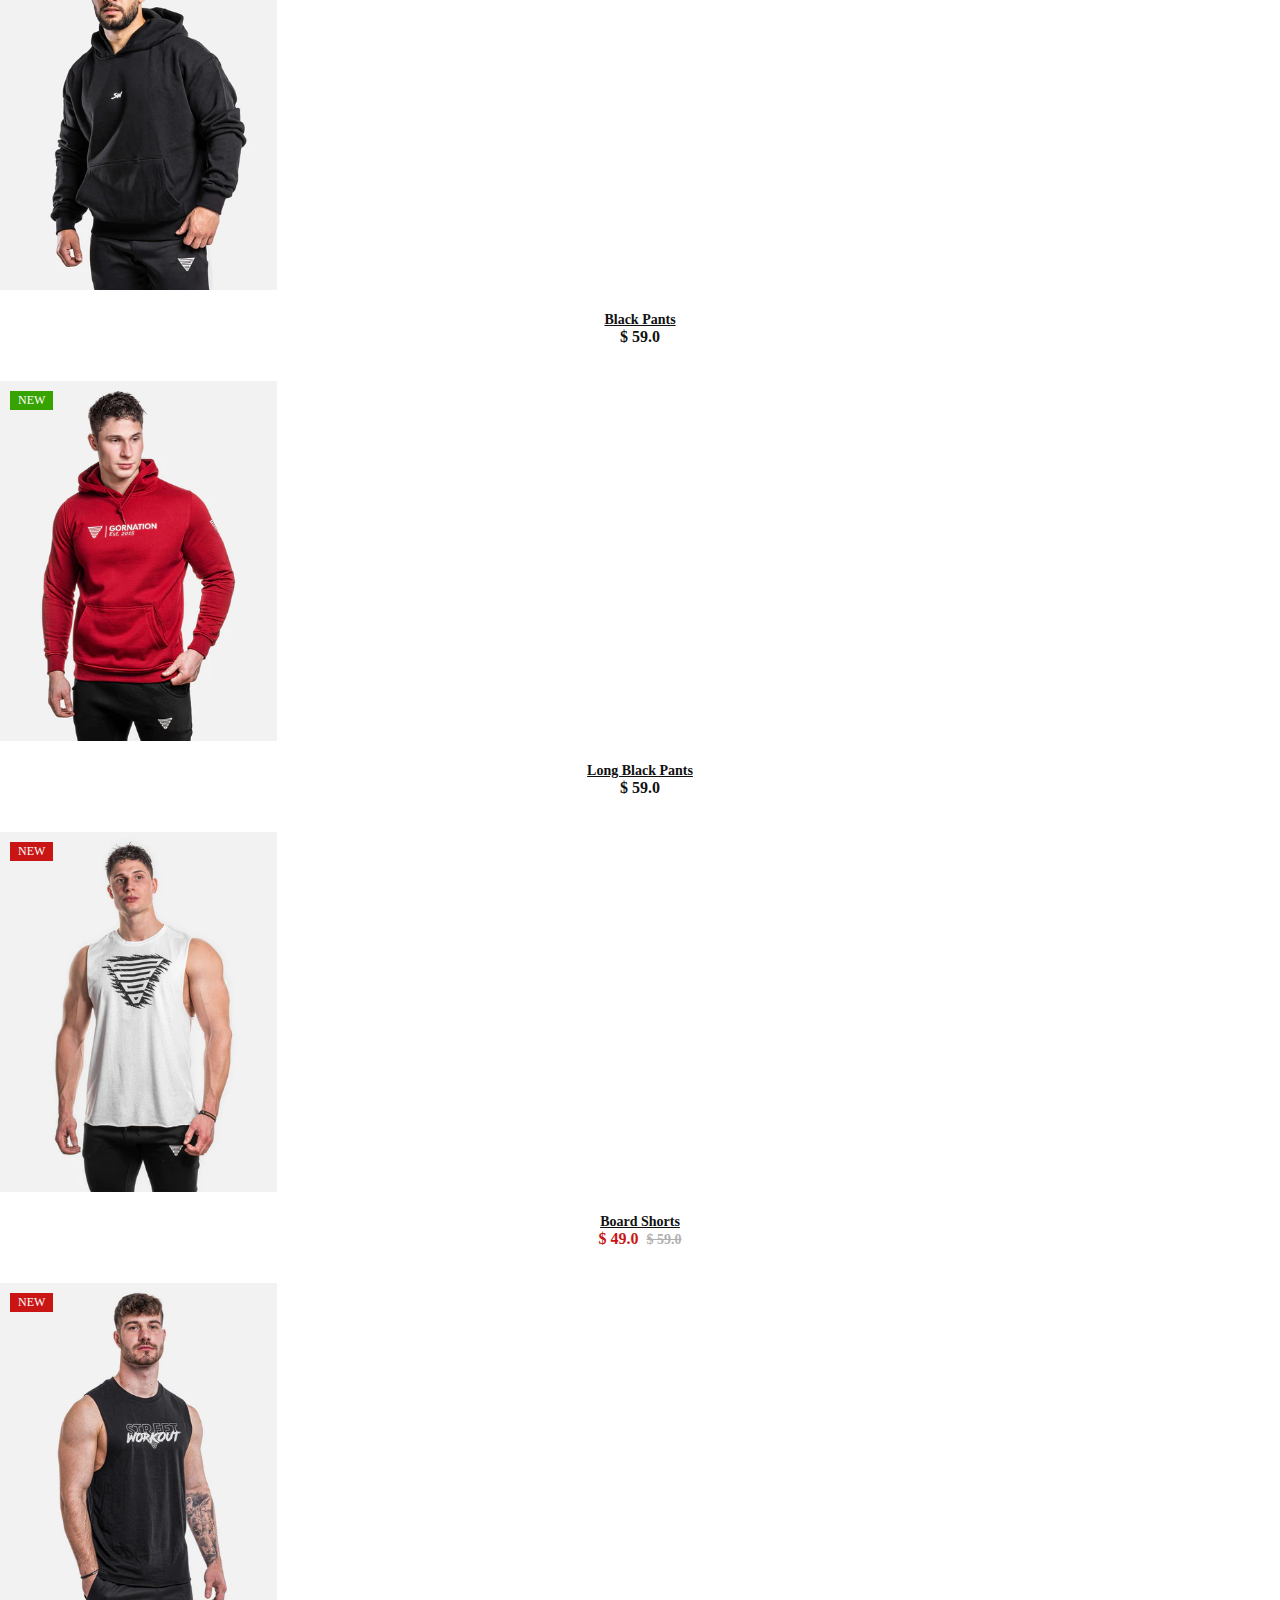
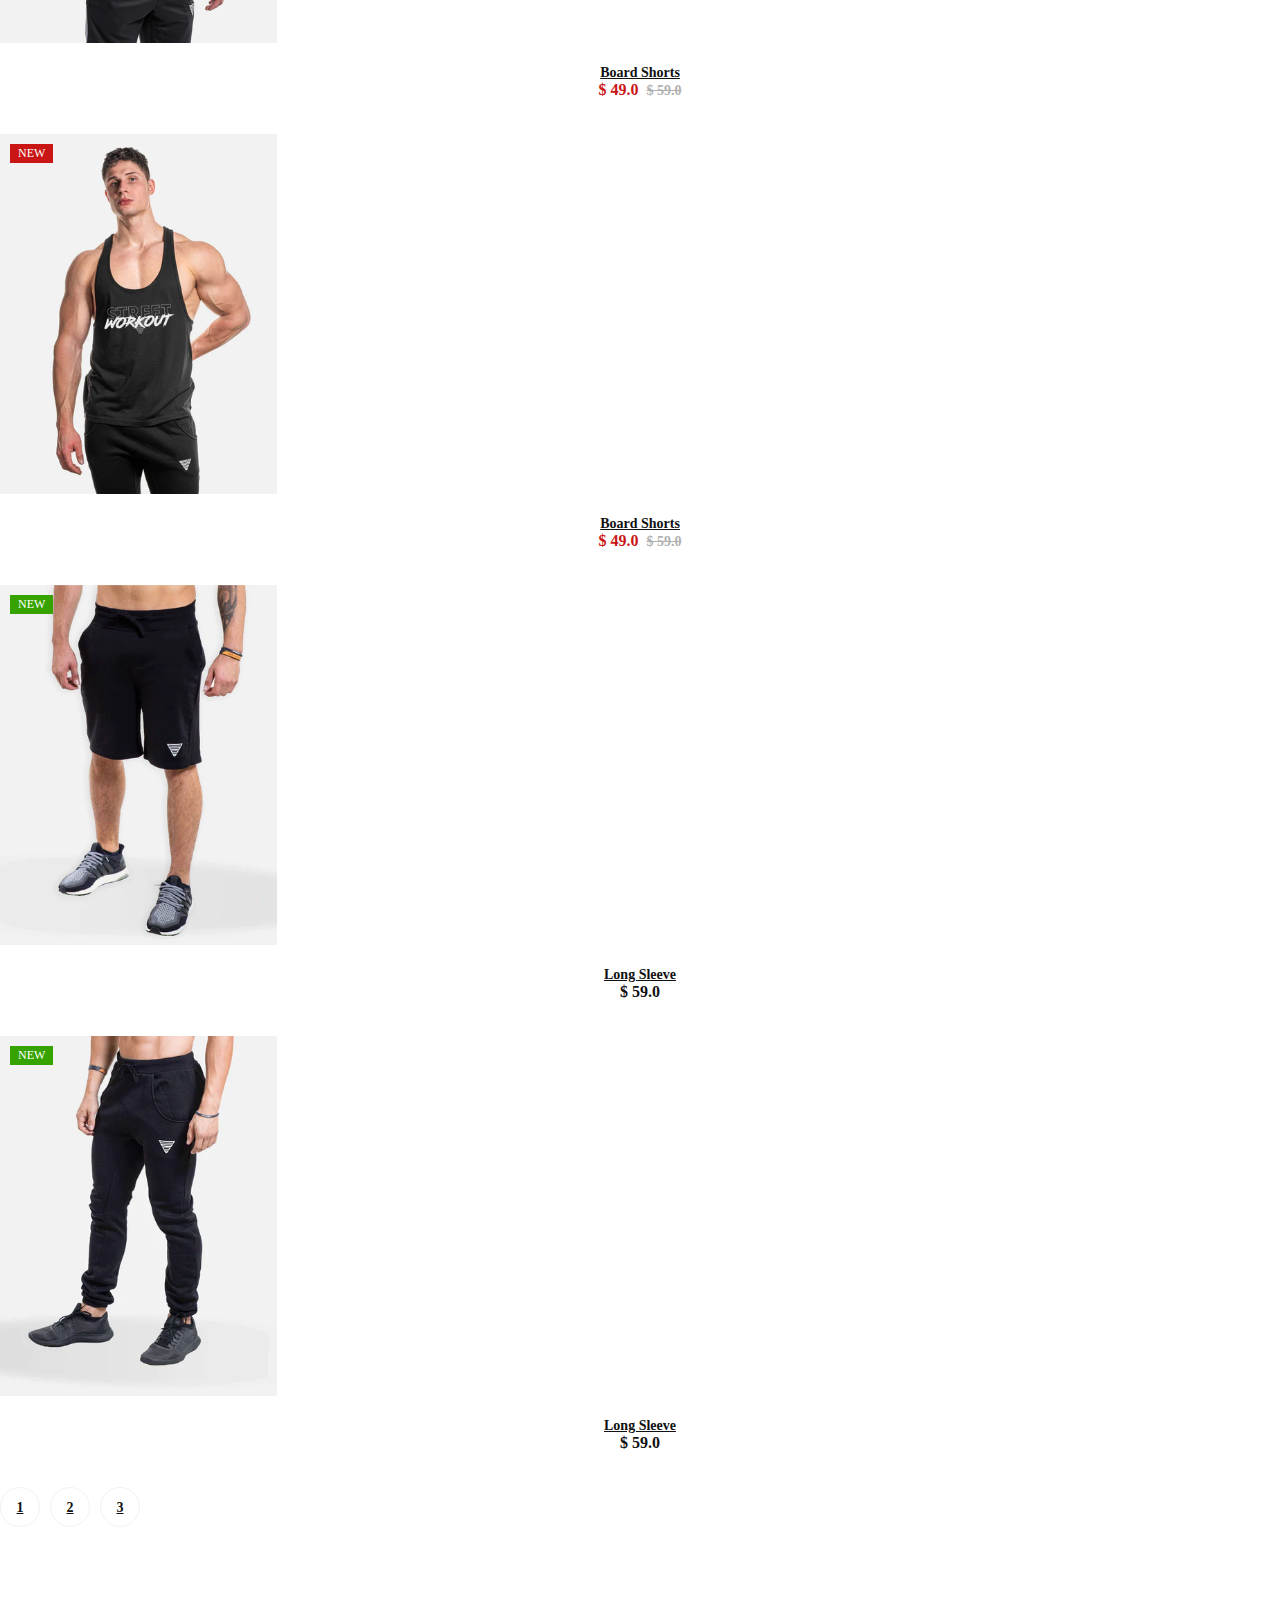
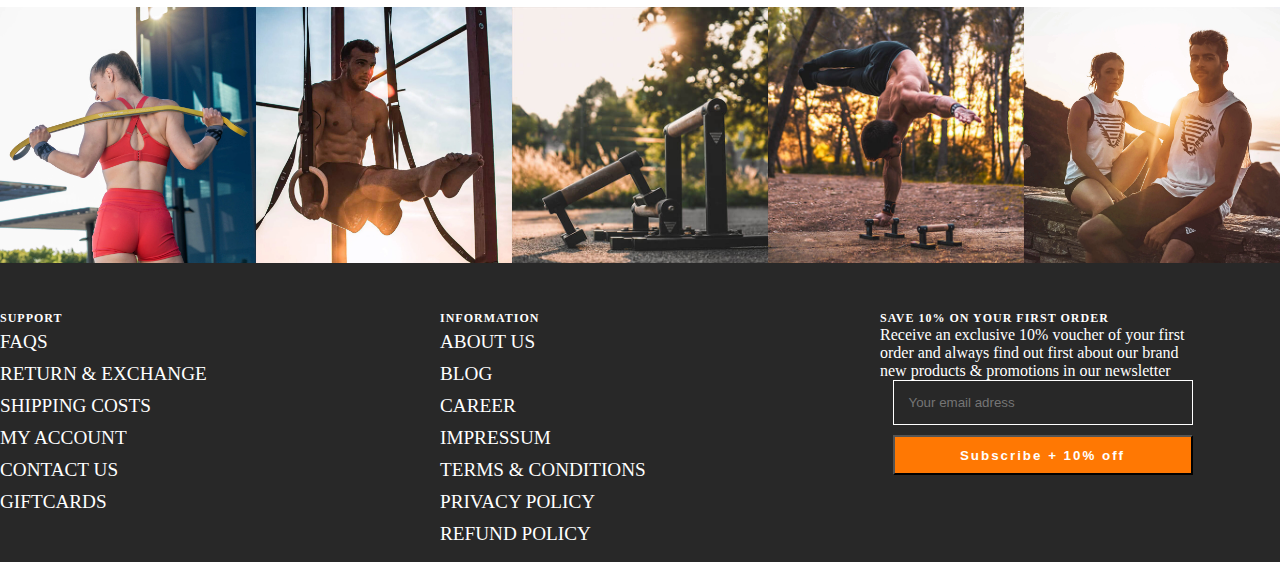
<file: section/hombre-ropa.html>
<!DOCTYPE html>
<html lang="en">
<head>
    <meta charset="UTF-8">
    <meta http-equiv="X-UA-Compatible" content="IE=edge">
    <meta name="viewport" content="width=device-width, initial-scale=1.0">
    <link href='https://unpkg.com/boxicons@2.1.4/css/boxicons.min.css' rel='stylesheet'>
    <link href="https://cdn.jsdelivr.net/npm/bootstrap@5.3.0-alpha1/dist/css/bootstrap.min.css" rel="stylesheet" integrity="sha384-GLhlTQ8iRABdZLl6O3oVMWSktQOp6b7In1Zl3/Jr59b6EGGoI1aFkw7cmDA6j6gD" crossorigin="anonymous">
    <link rel="icon" href="../pictures/icon/logo.svg">
    <link rel="stylesheet" href="../css/style.css">
    <title>Calisthenics | Men</title>
</head>
<body>
    <header>
        <div class="container-1">
            <div class="hader__wrapper">
                <div class="container-navbar-1">
                    <div class="navbar">
                        <nav>
                            <ul class="nav-menu">
                                <li><a href="../section/hombre-ropa.html" class="nav-link">MEN</a></li>
                                <li><a href="../section/mujeres.ropa.html" class="nav-link">WOMEN</a></li>
                                <li><a href="../section/equipamento.html" class="nav-link">EQUIPMENT</a></li>
                                <li><a href="#">ABOUT US</a></li>
                            </ul>
                        </nav>
                        <div class="hamburgesa">
                            <span class="bar"></span>
                            <span class="bar"></span>
                            <span class="bar"></span>
                        </div>
                    </div>
                </div>
    
                <div class="header__secondary-link">
                    <form method="post" action="/localization" class="header__cross-border">
                        <input type="hidden" name="form_type" value="localization">
                        <input type="hidden" name="utf8" value="✓">
                        <input type="hidden" name="_method" value="put">
                        <input type="hidden" name="return_to" value="/">
                        <div class="pop-container">
                            <input type="hidden" name="countr_code" value="us">
                            <span class="visually-hidden">Contry/region</span>
                            <button type="button" is="toggle-button" class="popover-button">
                                USD $
                                <div class="chvron icon--inline">
                                    <i class='bx bx-chevron-down'></i>
                                </div>
                            </button>
                        </div>
                        <div class="pop-container">
                            <input type="hidden" name="countr_code" value="us">
                            <span class="visually-hidden">Contry/region</span>
                            <button type="button" is="toggle-button" class="popover-button">
                                ENGLISH
                                <div class="chvron icon--inline">
                                    <i class='bx bx-chevron-down'></i>
                                </div>
                            </button>
                        </div>
                    </form>

                    <div class="header__icon-list">
                        <a href="#" class="header__icon-wrapper"><i class='bx bx-search'></i></a>
                        <a href="../section/login.html" class="header__icon-wrapper"><i class='bx bx-user' ></i></a>
                        <a href="#" class="header__icon-wrapper"><i class='bx bxs-cart' ></i></a>
                    </div>
                </div>
            </div>
        </div>
    </header>

    <div class="breadcrumb-option">
        <div class="container">
            <div class="row">
                <div class="col-lg-12">
                    <div class="breadcrumb__links">
                        <a href="../index.html"><i class="fa fa-home"></i> Home</a>
                    </div>
                </div>
            </div>
        </div>
    </div>

    <section class="shop spad">
        <div class="container">
            <div class="row">
                <div class="col-lg-3 col-md-3">
                    <div class="shop__sidebar">
                        <div class="sidebar__categories">
                            <div class="section-title">
                                <h4>Categories</h4>
                            </div>
                            <div class="categories__accordion">
                                <div class="accordion" id="accordionExample">
                                    <div class="card">
                                        <div class="card-heading active">
                                            <a href="./ropa-de-mujeres.html">Women</a>
                                        </div>
                                    </div>
                                    <div class="card">
                                        <div class="card-heading">
                                            <a href="./ropa-de-hombres.html">Men</a>
                                        </div>
                                    </div>
                                    <div class="card">
                                        <div class="card-heading">
                                            <a href="./equipamento.html">Equipament</a>
                                        </div>
                                    </div>
                                    <div class="card">
                                        <div class="card-heading">
                                            <a href="#">Accessories</a>
                                        </div>
                                    </div>
                                </div>
                            </div>
                        </div>
                        <div class="sidebar__sizes">
                            <div class="section-title">
                                <h4>Shop by size</h4>
                            </div>
                            <div class="size__list">
                                <label for="xxs">
                                    xxs
                                    <input type="checkbox" id="xxs">
                                    <span class="checkmark"></span>
                                </label>
                                <label for="xs">
                                    xs
                                    <input type="checkbox" id="xs">
                                    <span class="checkmark"></span>
                                </label>
                                <label for="xss">
                                    xs-s
                                    <input type="checkbox" id="xss">
                                    <span class="checkmark"></span>
                                </label>
                                <label for="s">
                                    s
                                    <input type="checkbox" id="s">
                                    <span class="checkmark"></span>
                                </label>
                                <label for="m">
                                    m
                                    <input type="checkbox" id="m">
                                    <span class="checkmark"></span>
                                </label>
                                <label for="ml">
                                    m-l
                                    <input type="checkbox" id="ml">
                                    <span class="checkmark"></span>
                                </label>
                                <label for="l">
                                    l
                                    <input type="checkbox" id="l">
                                    <span class="checkmark"></span>
                                </label>
                                <label for="xl">
                                    xl
                                    <input type="checkbox" id="xl">
                                    <span class="checkmark"></span>
                                </label>
                            </div>
                        </div>
                        <div class="sidebar__color">
                            <div class="section-title">
                                <h4>Shop by size</h4>
                            </div>
                            <div class="size__list color__list">
                                <label for="black">
                                    Blacks
                                    <input type="checkbox" id="black">
                                    <span class="checkmark"></span>
                                </label>
                                <label for="whites">
                                    Whites
                                    <input type="checkbox" id="whites">
                                    <span class="checkmark"></span>
                                </label>
                                <label for="reds">
                                    Reds
                                    <input type="checkbox" id="reds">
                                    <span class="checkmark"></span>
                                </label>
                                <label for="greys">
                                    Greys
                                    <input type="checkbox" id="greys">
                                    <span class="checkmark"></span>
                                </label>
                                <label for="blues">
                                    Blues
                                    <input type="checkbox" id="blues">
                                    <span class="checkmark"></span>
                                </label>
                                <label for="beige">
                                    Beige Tones
                                    <input type="checkbox" id="beige">
                                    <span class="checkmark"></span>
                                </label>
                                <label for="greens">
                                    Greens
                                    <input type="checkbox" id="greens">
                                    <span class="checkmark"></span>
                                </label>
                                <label for="yellows">
                                    Yellows
                                    <input type="checkbox" id="yellows">
                                    <span class="checkmark"></span>
                                </label>
                            </div>
                        </div>
                    </div>
                </div>
                <div class="col-lg-9 col-md-9">
                    <div class="row">
                        <div class="col-lg-4 col-md-6">
                            <div class="product__item">
                                <div class="product__item__pic set-bg">
                                    <img src="../pictures/shop/hombres-ropa/remera-ancha-negra.webp" alt="black-diver">
                                    <div class="label new">New</div>
                                </div>
                                <div class="product__item__text">
                                    <h6><a href="#">Black diver</a></h6>
                                    <div class="product__price">$ 59.0</div>
                                </div>
                            </div>
                        </div>
                        <div class="col-lg-4 col-md-6">
                            <div class="product__item">
                                <div class="product__item__pic set-bg">
                                    <img src="../pictures/shop/hombres-ropa/remera-celeste.webp" alt="black-diver">
                                    <div class="label new">New</div>
                                </div>
                                <div class="product__item__text">
                                    <h6><a href="#">Red Diver</a></h6>
                                    <div class="product__price">$ 49.0</div>
                                </div>
                            </div>
                        </div>
                        <div class="col-lg-4 col-md-6">
                            <div class="product__item">
                                <div class="product__item__pic set-bg">
                                    <img src="../pictures/shop/hombres-ropa/remera-morada.webp" alt="black-jacket">
                                    <div class="label new">New</div>
                                </div>
                                <div class="product__item__text">
                                    <h6><a href="#">Black Jacket</a></h6>
                                    <div class="product__price">$ 59.0</div>
                                </div>
                            </div>
                        </div>
                        <div class="col-lg-4 col-md-6">
                            <div class="product__item sale">
                                <div class="product__item__pic set-bg">
                                    <img src="../pictures/shop/hombres-ropa/remera-negra.webp" alt="white-muscle">
                                    <div class="label new">New</div>
                                </div>
                                <div class="product__item__text">
                                    <h6><a href="#">White Muscle</a></h6>
                                    <div class="product__price">$ 49.0 <span>$ 59.0</span></div>
                                </div>
                            </div>
                        </div>
                        <div class="col-lg-4 col-md-6">
                            <div class="product__item">
                                <div class="product__item__pic set-bg">
                                    <img src="../pictures/shop/hombres-ropa/remera-manga-larga-negra.webp" alt="Hooded-Tank-Top">
                                    <div class="label new">New</div>
                                </div>
                                <div class="product__item__text">
                                    <h6><a href="#">Hooded Tank Top</a></h6>
                                    <div class="product__price">$ 59.0</div>
                                </div>
                            </div>
                        </div>
                        <div class="col-lg-4 col-md-6">
                            <div class="product__item">
                                <div class="product__item__pic set-bg">
                                    <img src="../pictures/shop/hombres-ropa/buso-negro.webp" alt="Black-Pants">
                                    <div class="label new">New</div>
                                </div>
                                <div class="product__item__text">
                                    <h6><a href="#">Black Pants</a></h6>
                                    <div class="product__price">$ 59.0</div>
                                </div>
                            </div>
                        </div>
                        <div class="col-lg-4 col-md-6">
                            <div class="product__item">
                                <div class="product__item__pic set-bg">
                                    <img src="../pictures/shop/hombres-ropa/buso-rojo.webp" alt="long-black-pants">
                                    <div class="label new">New</div>
                                </div>
                                <div class="product__item__text">
                                    <h6><a href="#">Long Black Pants</a></h6>
                                    <div class="product__price">$ 59.0</div>
                                </div>
                            </div>
                        </div>
                        <div class="col-lg-4 col-md-6">
                            <div class="product__item sale">
                                <div class="product__item__pic set-bg">
                                    <img src="../pictures/shop/hombres-ropa/musculosa-blanca.webp" alt="board shorts">
                                    <div class="label new">New</div>
                                </div>
                                <div class="product__item__text">
                                    <h6><a href="#">Board Shorts</a></h6>
                                    <div class="product__price">$ 49.0 <span>$ 59.0</span></div>
                                </div>
                            </div>
                        </div>
                        <div class="col-lg-4 col-md-6">
                            <div class="product__item sale">
                                <div class="product__item__pic set-bg">
                                    <img src="../pictures/shop/hombres-ropa/musculosa-negra.webp" alt="board shorts">
                                    <div class="label new">New</div>
                                </div>
                                <div class="product__item__text">
                                    <h6><a href="#">Board Shorts</a></h6>
                                    <div class="product__price">$ 49.0 <span>$ 59.0</span></div>
                                </div>
                            </div>
                        </div>
                        <div class="col-lg-4 col-md-6">
                            <div class="product__item sale">
                                <div class="product__item__pic set-bg">
                                    <img src="../pictures/shop/hombres-ropa/musculosa-negra-tira-corta.webp" alt="board shorts">
                                    <div class="label new">New</div>
                                </div>
                                <div class="product__item__text">
                                    <h6><a href="#">Board Shorts</a></h6>
                                    <div class="product__price">$ 49.0 <span>$ 59.0</span></div>
                                </div>
                            </div>
                        </div>
                        <div class="col-lg-4 col-md-6">
                            <div class="product__item">
                                <div class="product__item__pic set-bg">
                                    <img src="../pictures/shop/hombres-ropa/pantalon-negro-corto.webp" alt="long-sleeve">
                                    <div class="label new">New</div>
                                </div>
                                <div class="product__item__text">
                                    <h6><a href="#">Long Sleeve</a></h6>
                                    <div class="product__price">$ 59.0</div>
                                </div>
                            </div>
                        </div>
                        <div class="col-lg-4 col-md-6">
                            <div class="product__item">
                                <div class="product__item__pic set-bg">
                                    <img src="../pictures/shop/hombres-ropa/pantalon-negro-largo.webp" alt="long-sleeve">
                                    <div class="label new">New</div>
                                </div>
                                <div class="product__item__text">
                                    <h6><a href="#">Long Sleeve</a></h6>
                                    <div class="product__price">$ 59.0</div>
                                </div>
                            </div>
                        </div>
                        <div class="col-lg-12 text-center">
                            <div class="pagination__option">
                                <a href="#">1</a>
                                <a href="#">2</a>
                                <a href="#">3</a>
                            </div>
                        </div>
                    </div>
                </div>
            </div>
        </div>
    </section>

    <section class="footer-img">
        <div class="container-1">
            <img src="../pictures/img-mein/img-footer/resistencia-a.webp" alt="Resistencia">
            <img src="../pictures/img-mein/img-footer/fuerza-b.webp" alt="Fuerza-b">
            <img src="../pictures/img-mein/img-footer/paralelas-c.jpg" alt="Paralelas">
            <img src="../pictures/img-mein/img-footer/equilibrio-d.jpg" alt="Equilibrio">
            <img src="../pictures/img-mein/img-footer/amigos-e.webp" alt="Amigos">
        </div>
    </section>

    <div class="shopify-section">
        <footer class="footer">
            <div class="container-1">
                <div class="footer__inner">
                    <div class="footer__item-list">
                        <div class="footer__item">
                            <div class="footer__item-title footer__item--link is-first">
                                <p class="footer__item-ritle heading heading--small">SUPPORT</p>
                                <div class="footer__item--content">
                                    <ul class="linklist list--unstyled">
                                        <li class="linklist__item"><a href="#">FAQS</a></li>
                                        <li class="linklist__item"><a href="#">RETURN & EXCHANGE</a></li>
                                        <li class="linklist__item"><a href="#">SHIPPING COSTS</a></li>
                                        <li class="linklist__item"><a href="#">MY ACCOUNT</a></li>
                                        <li class="linklist__item"><a href="#">CONTACT US</a></li>
                                        <li class="linklist__item"><a href="#">GIFTCARDS</a></li>
                                    </ul>
                                </div>
                            </div>
                        </div>
                        <div class="footer__item">
                            <div class="footer__item-title footer__item--link is-first">
                                <p class="footer__item-ritle heading heading--small">INFORMATION</p>
                                <div class="footer__item--content">
                                    <ul class="linklist list--unstyled">
                                        <li class="linklist__item"><a href="#">ABOUT US</a></li>
                                        <li class="linklist__item"><a href="#">BLOG</a></li>
                                        <li class="linklist__item"><a href="#">CAREER</a></li>
                                        <li class="linklist__item"><a href="#">IMPRESSUM</a></li>
                                        <li class="linklist__item"><a href="#">TERMS & CONDITIONS</a></li>
                                        <li class="linklist__item"><a href="#">PRIVACY POLICY</a></li>
                                        <li class="linklist__item"><a href="#">REFUND POLICY</a></li>
                                    </ul>
                                </div>
                            </div>
                        </div>
                        <div class="footer__item">
                            <P class="footer__item title headin heading--small">SAVE 10% ON YOUR FIRST ORDER</P>
                            <div class="footer__item-content">
                                <p>
                                    Receive an exclusive 10% voucher of your first order and always find out first about our brand new products & promotions in our newsletter
                                </p>
                                <div class="form">
                                    <form action="post">
                                        <label for="email">
                                            <input type="email" required placeholder="Your email adress">
                                        </label>
                                        <button>Subscribe + 10% off</button>
                                    </form>
                                </div>
                            </div>
                        </div>
                    </div>
                </div>
            </div>
        </footer>
    </div>

    <script src="../js/menu.js"></script>
</body>
</html>
</file>
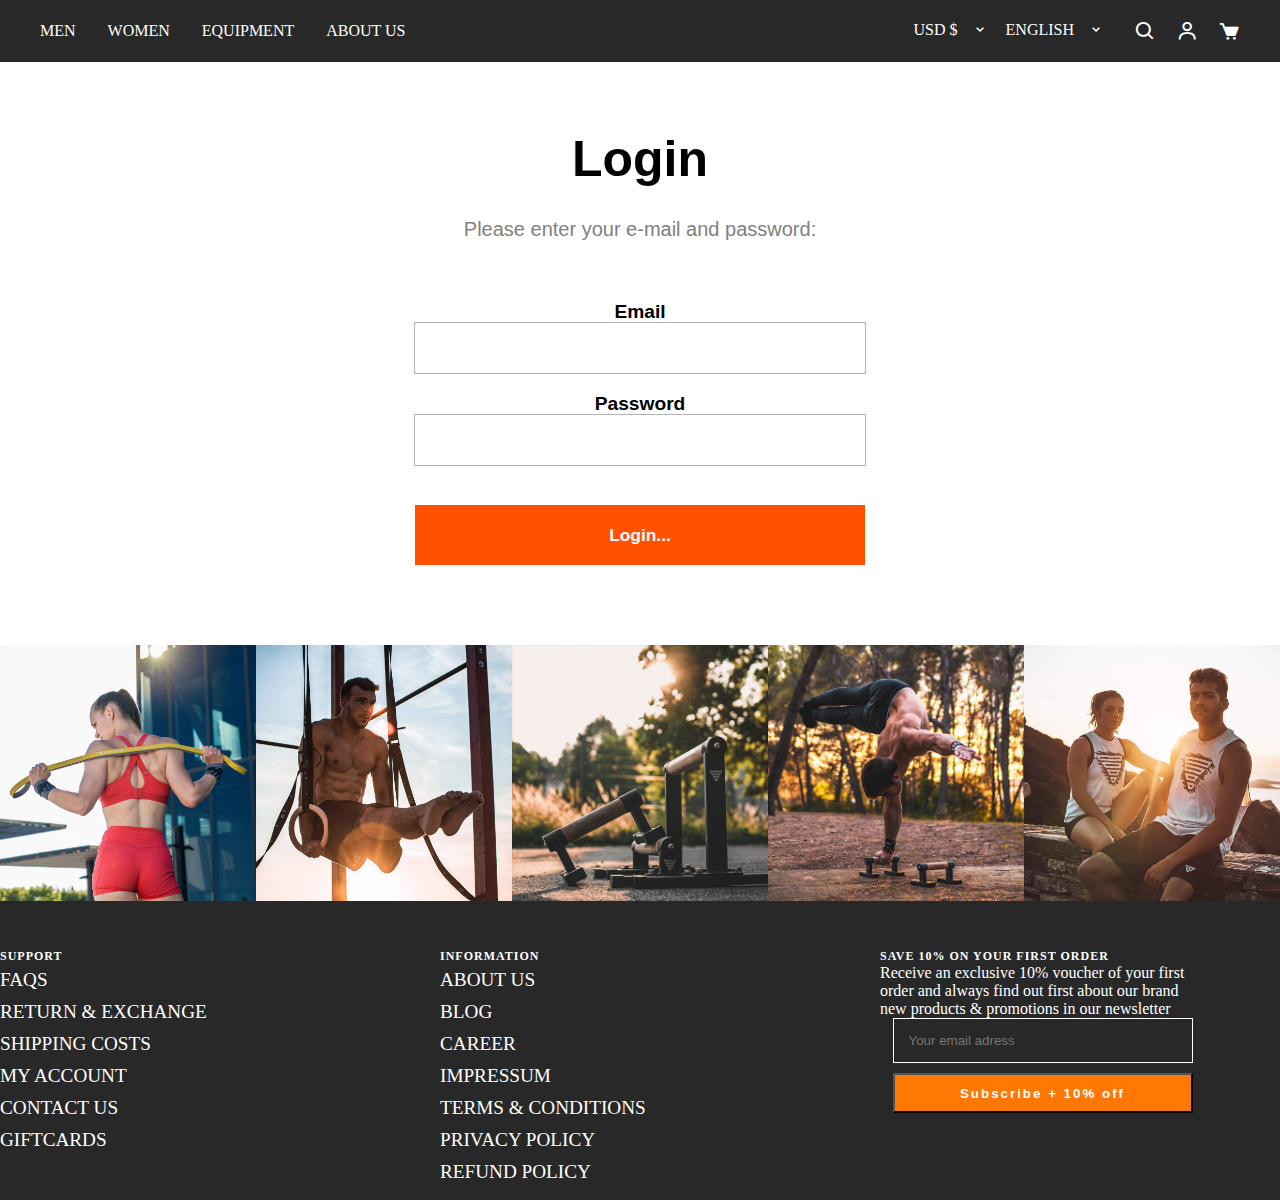
<file: section/login.html>
<!DOCTYPE html>
<html lang="en">
<head>
    <meta charset="UTF-8">
    <meta http-equiv="X-UA-Compatible" content="IE=edge">
    <meta name="viewport" content="width=device-width, initial-scale=1.0">
    <link href='https://unpkg.com/boxicons@2.1.4/css/boxicons.min.css' rel='stylesheet'>
    <link href="https://cdn.jsdelivr.net/npm/bootstrap@5.3.0-alpha1/dist/css/bootstrap.min.css" rel="stylesheet" integrity="sha384-GLhlTQ8iRABdZLl6O3oVMWSktQOp6b7In1Zl3/Jr59b6EGGoI1aFkw7cmDA6j6gD" crossorigin="anonymous">
    <link rel="icon" href="../pictures/icon/logo.svg">
    <link rel="stylesheet" href="../css/style.css">
    <title>Login</title>
</head>
<body>
    <header>
        <div class="container-1">
            <div class="hader__wrapper">
                <div class="container-navbar-1">
                    <div class="navbar">
                        <nav>
                            <ul class="nav-menu">
                                <li><a href="../section/hombre-ropa.html" class="nav-link">MEN</a></li>
                                <li><a href="../section/mujeres.ropa.html" class="nav-link">WOMEN</a></li>
                                <li><a href="../section/equipamento.html" class="nav-link">EQUIPMENT</a></li>
                                <li><a href="#">ABOUT US</a></li>
                            </ul>
                        </nav>
                        <div class="hamburgesa">
                            <span class="bar"></span>
                            <span class="bar"></span>
                            <span class="bar"></span>
                        </div>
                    </div>
                </div>
    
                <div class="header__secondary-link">
                    <form method="post" action="/localization" class="header__cross-border">
                        <input type="hidden" name="form_type" value="localization">
                        <input type="hidden" name="utf8" value="✓">
                        <input type="hidden" name="_method" value="put">
                        <input type="hidden" name="return_to" value="/">
                        <div class="pop-container">
                            <input type="hidden" name="countr_code" value="us">
                            <span class="visually-hidden">Contry/region</span>
                            <button type="button" is="toggle-button" class="popover-button">
                                USD $
                                <div class="chvron icon--inline">
                                    <i class='bx bx-chevron-down'></i>
                                </div>
                            </button>
                        </div>
                        <div class="pop-container">
                            <input type="hidden" name="countr_code" value="us">
                            <span class="visually-hidden">Contry/region</span>
                            <button type="button" is="toggle-button" class="popover-button">
                                ENGLISH
                                <div class="chvron icon--inline">
                                    <i class='bx bx-chevron-down'></i>
                                </div>
                            </button>
                        </div>
                    </form>

                    <div class="header__icon-list">
                        <a href="#" class="header__icon-wrapper"><i class='bx bx-search'></i></a>
                        <a href="../section/login.html" class="header__icon-wrapper"><i class='bx bx-user' ></i></a>
                        <a href="#" class="header__icon-wrapper"><i class='bx bxs-cart' ></i></a>
                    </div>
                </div>
            </div>
        </div>
    </header>

    <section class="login">
        <div class="container-login">
            <div class="login-1">
                <div class="login-text">
                    <h2>Login</h2>
                    <h3>Please enter your e-mail and password:</h3>
                </div>
                <div class="login-input">
                    <form action="" method="post">
                        <label for="email">
                            Email
                            <input type="email" name="correo" required>
                        </label>
                        <label for="password">
                            Password
                            <input type="password" name="password" required>
                        </label>
                        <button>
                            <span>Login...</span>
                        </button>
                    </form>
                </div>
            </div>
        </div>
    </section>

    <section class="footer-img">
        <div class="container-1">
            <img src="../pictures/img-mein/img-footer/resistencia-a.webp" alt="Resistencia">
            <img src="../pictures/img-mein/img-footer/fuerza-b.webp" alt="Fuerza-b">
            <img src="../pictures/img-mein/img-footer/paralelas-c.jpg" alt="Paralelas">
            <img src="../pictures/img-mein/img-footer/equilibrio-d.jpg" alt="Equilibrio">
            <img src="../pictures/img-mein/img-footer/amigos-e.webp" alt="Amigos">
        </div>
    </section>

    <div class="shopify-section">
        <footer class="footer">
            <div class="container-1">
                <div class="footer__inner">
                    <div class="footer__item-list">
                        <div class="footer__item">
                            <div class="footer__item-title footer__item--link is-first">
                                <p class="footer__item-ritle heading heading--small">SUPPORT</p>
                                <div class="footer__item--content">
                                    <ul class="linklist list--unstyled">
                                        <li class="linklist__item"><a href="#">FAQS</a></li>
                                        <li class="linklist__item"><a href="#">RETURN & EXCHANGE</a></li>
                                        <li class="linklist__item"><a href="#">SHIPPING COSTS</a></li>
                                        <li class="linklist__item"><a href="#">MY ACCOUNT</a></li>
                                        <li class="linklist__item"><a href="#">CONTACT US</a></li>
                                        <li class="linklist__item"><a href="#">GIFTCARDS</a></li>
                                    </ul>
                                </div>
                            </div>
                        </div>
                        <div class="footer__item">
                            <div class="footer__item-title footer__item--link is-first">
                                <p class="footer__item-ritle heading heading--small">INFORMATION</p>
                                <div class="footer__item--content">
                                    <ul class="linklist list--unstyled">
                                        <li class="linklist__item"><a href="#">ABOUT US</a></li>
                                        <li class="linklist__item"><a href="#">BLOG</a></li>
                                        <li class="linklist__item"><a href="#">CAREER</a></li>
                                        <li class="linklist__item"><a href="#">IMPRESSUM</a></li>
                                        <li class="linklist__item"><a href="#">TERMS & CONDITIONS</a></li>
                                        <li class="linklist__item"><a href="#">PRIVACY POLICY</a></li>
                                        <li class="linklist__item"><a href="#">REFUND POLICY</a></li>
                                    </ul>
                                </div>
                            </div>
                        </div>
                        <div class="footer__item">
                            <P class="footer__item title headin heading--small">SAVE 10% ON YOUR FIRST ORDER</P>
                            <div class="footer__item-content">
                                <p>
                                    Receive an exclusive 10% voucher of your first order and always find out first about our brand new products & promotions in our newsletter
                                </p>
                                <div class="form">
                                    <form action="post">
                                        <label for="email">
                                            <input type="email" required placeholder="Your email adress">
                                        </label>
                                        <button>Subscribe + 10% off</button>
                                    </form>
                                </div>
                            </div>
                        </div>
                    </div>
                </div>
            </div>
        </footer>
    </div>

    <script src="../js/menu.js"></script>
</body>
</html>
</file>
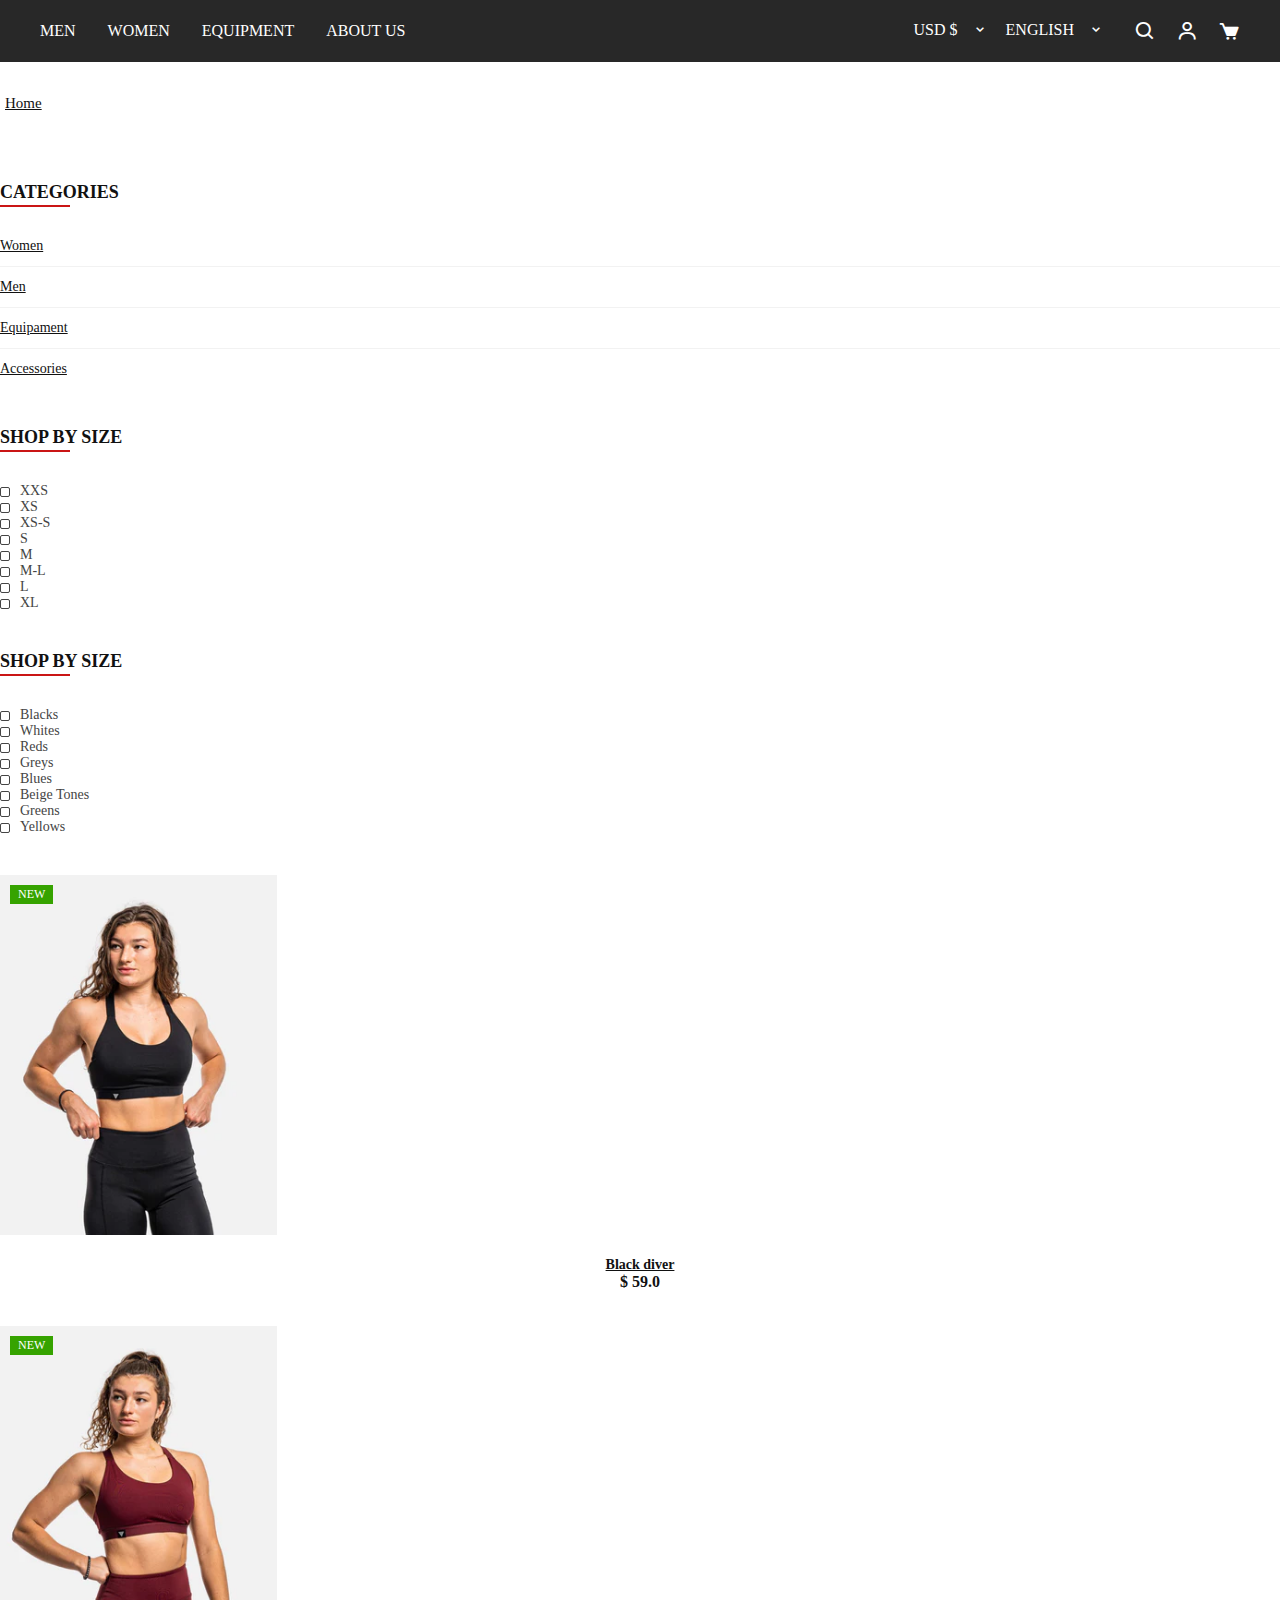
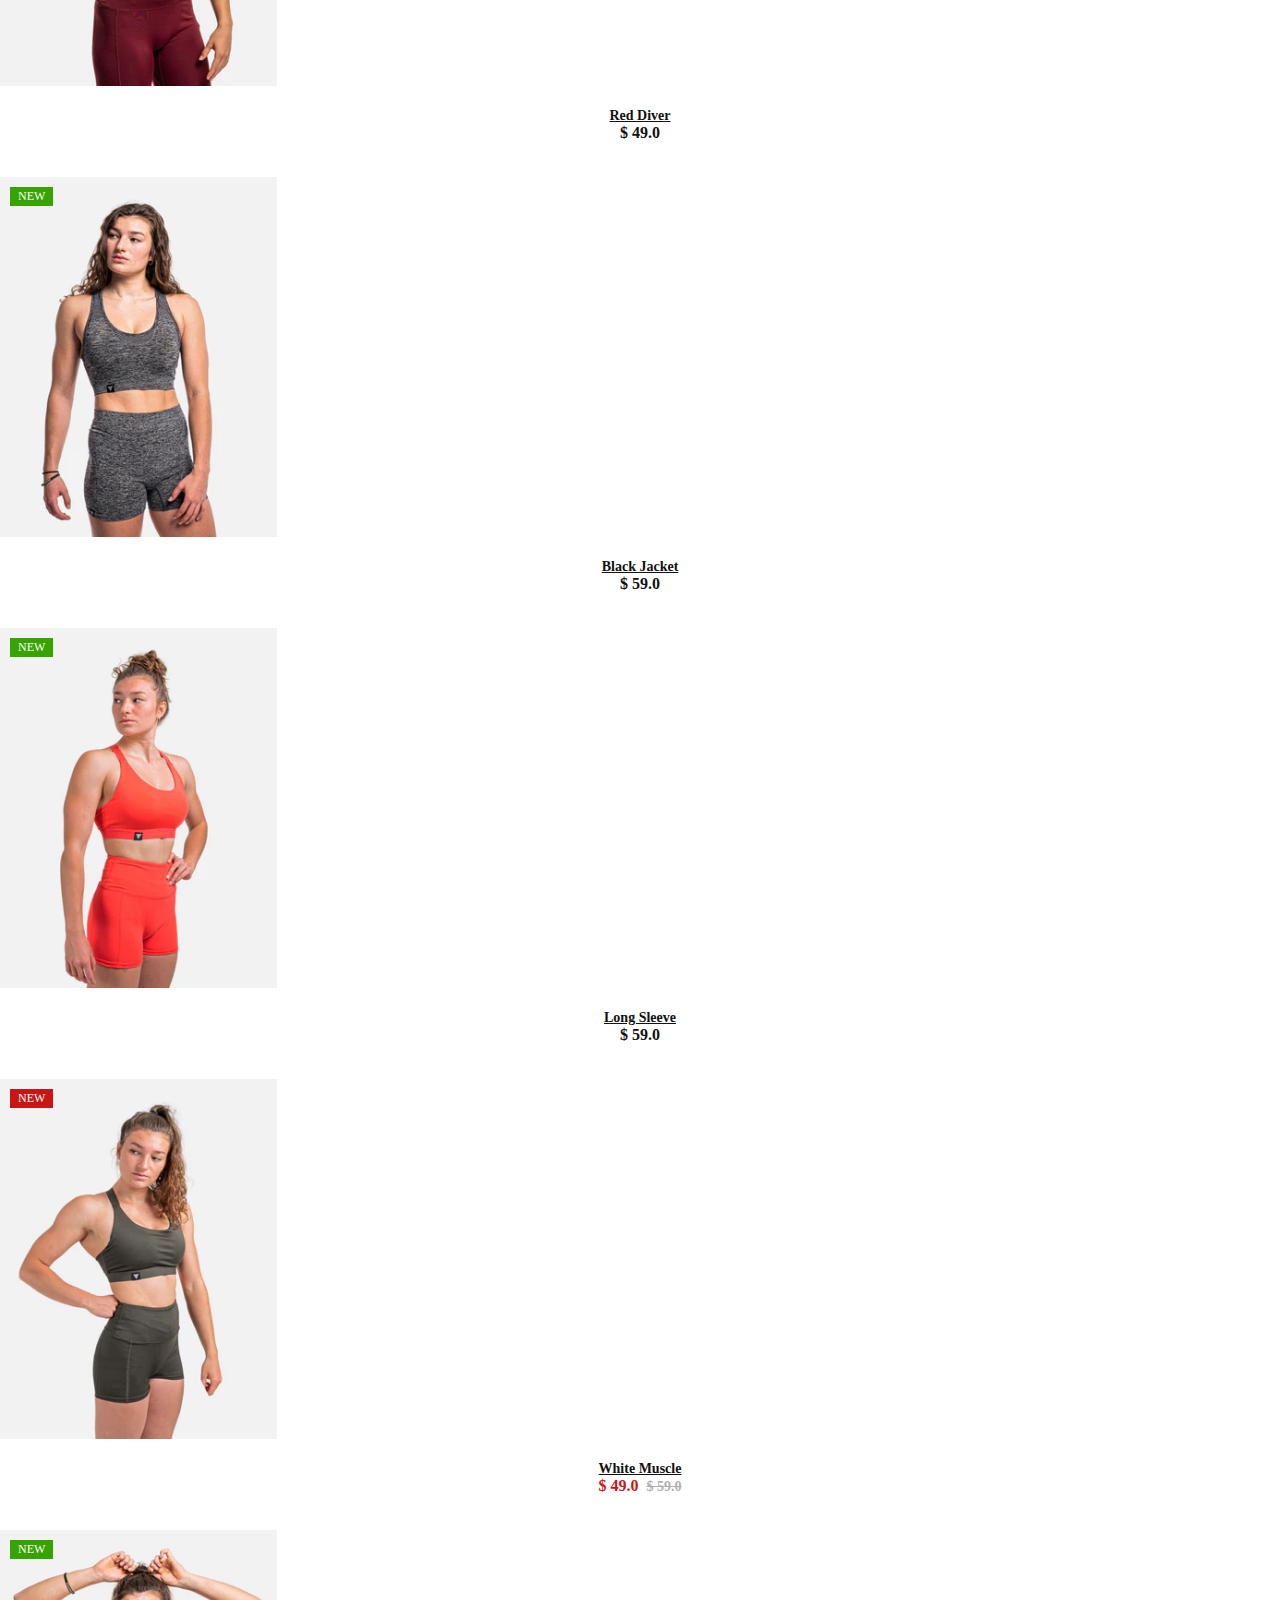
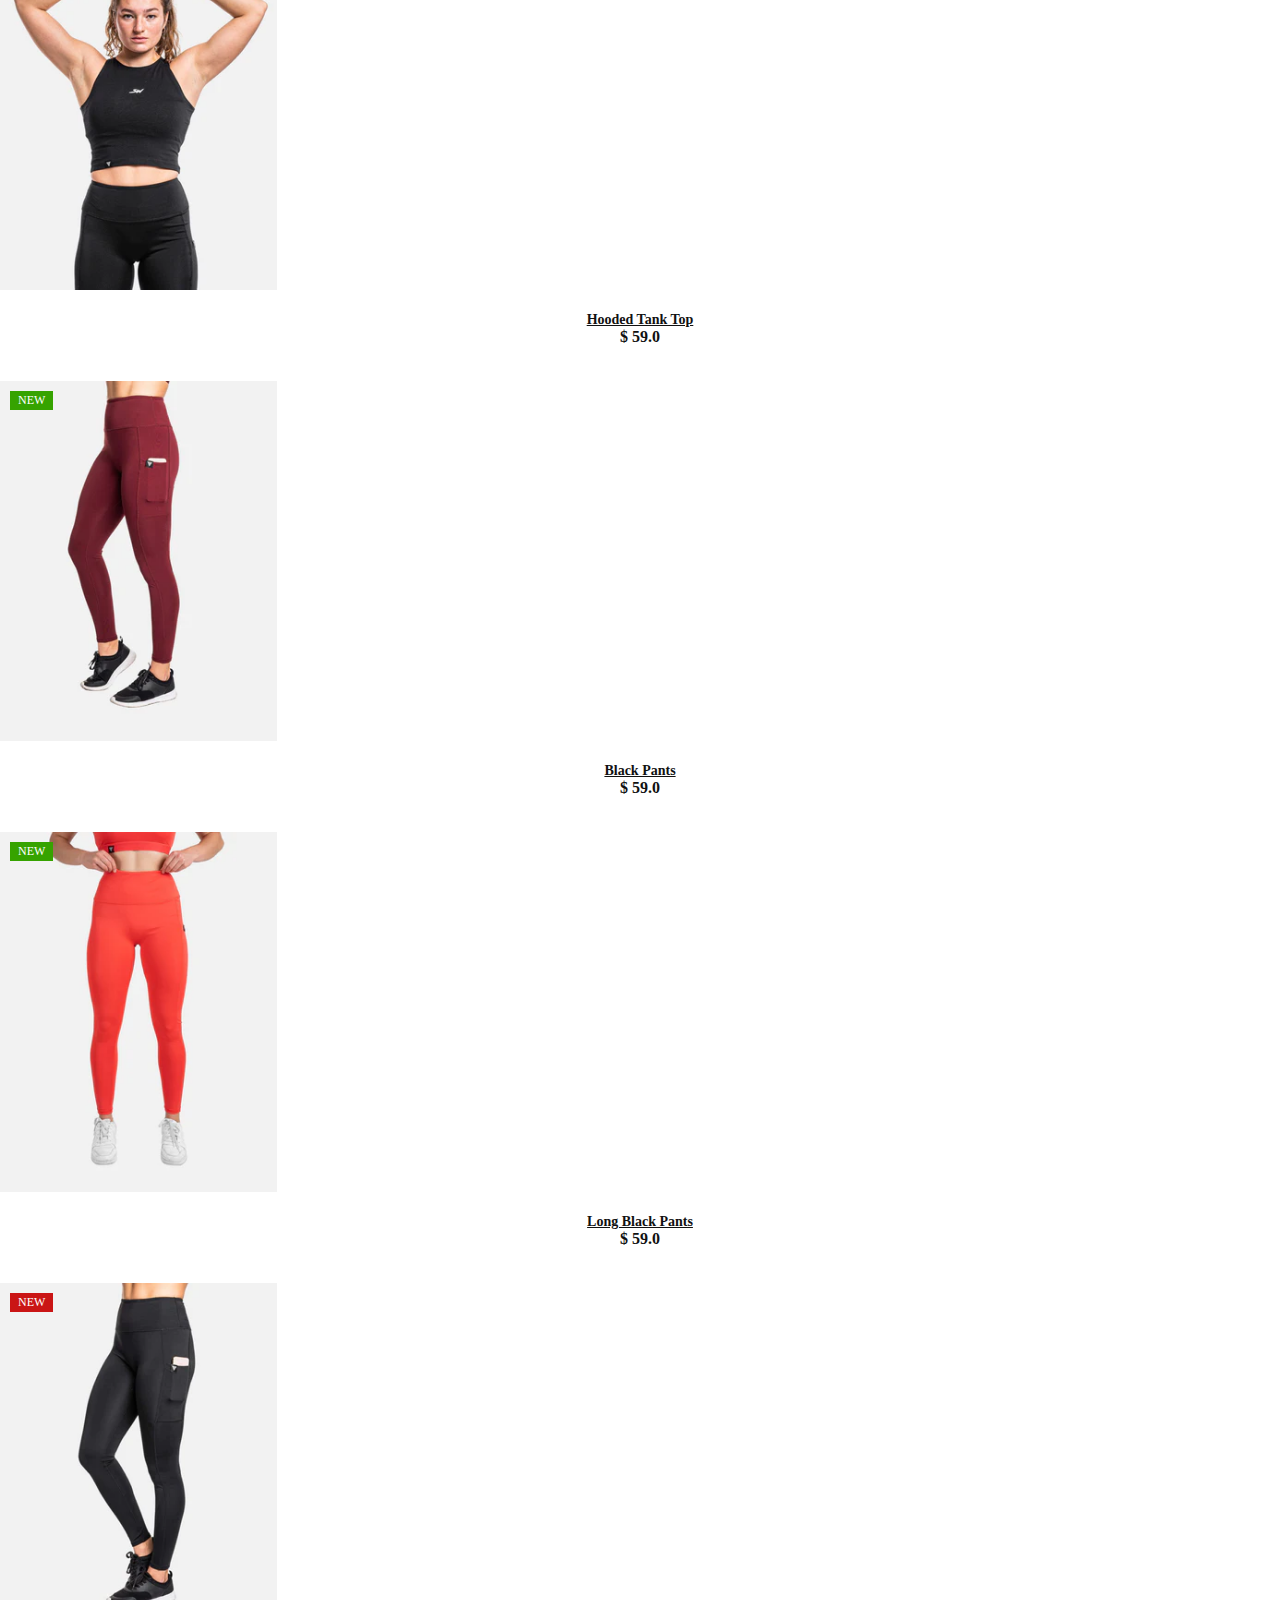
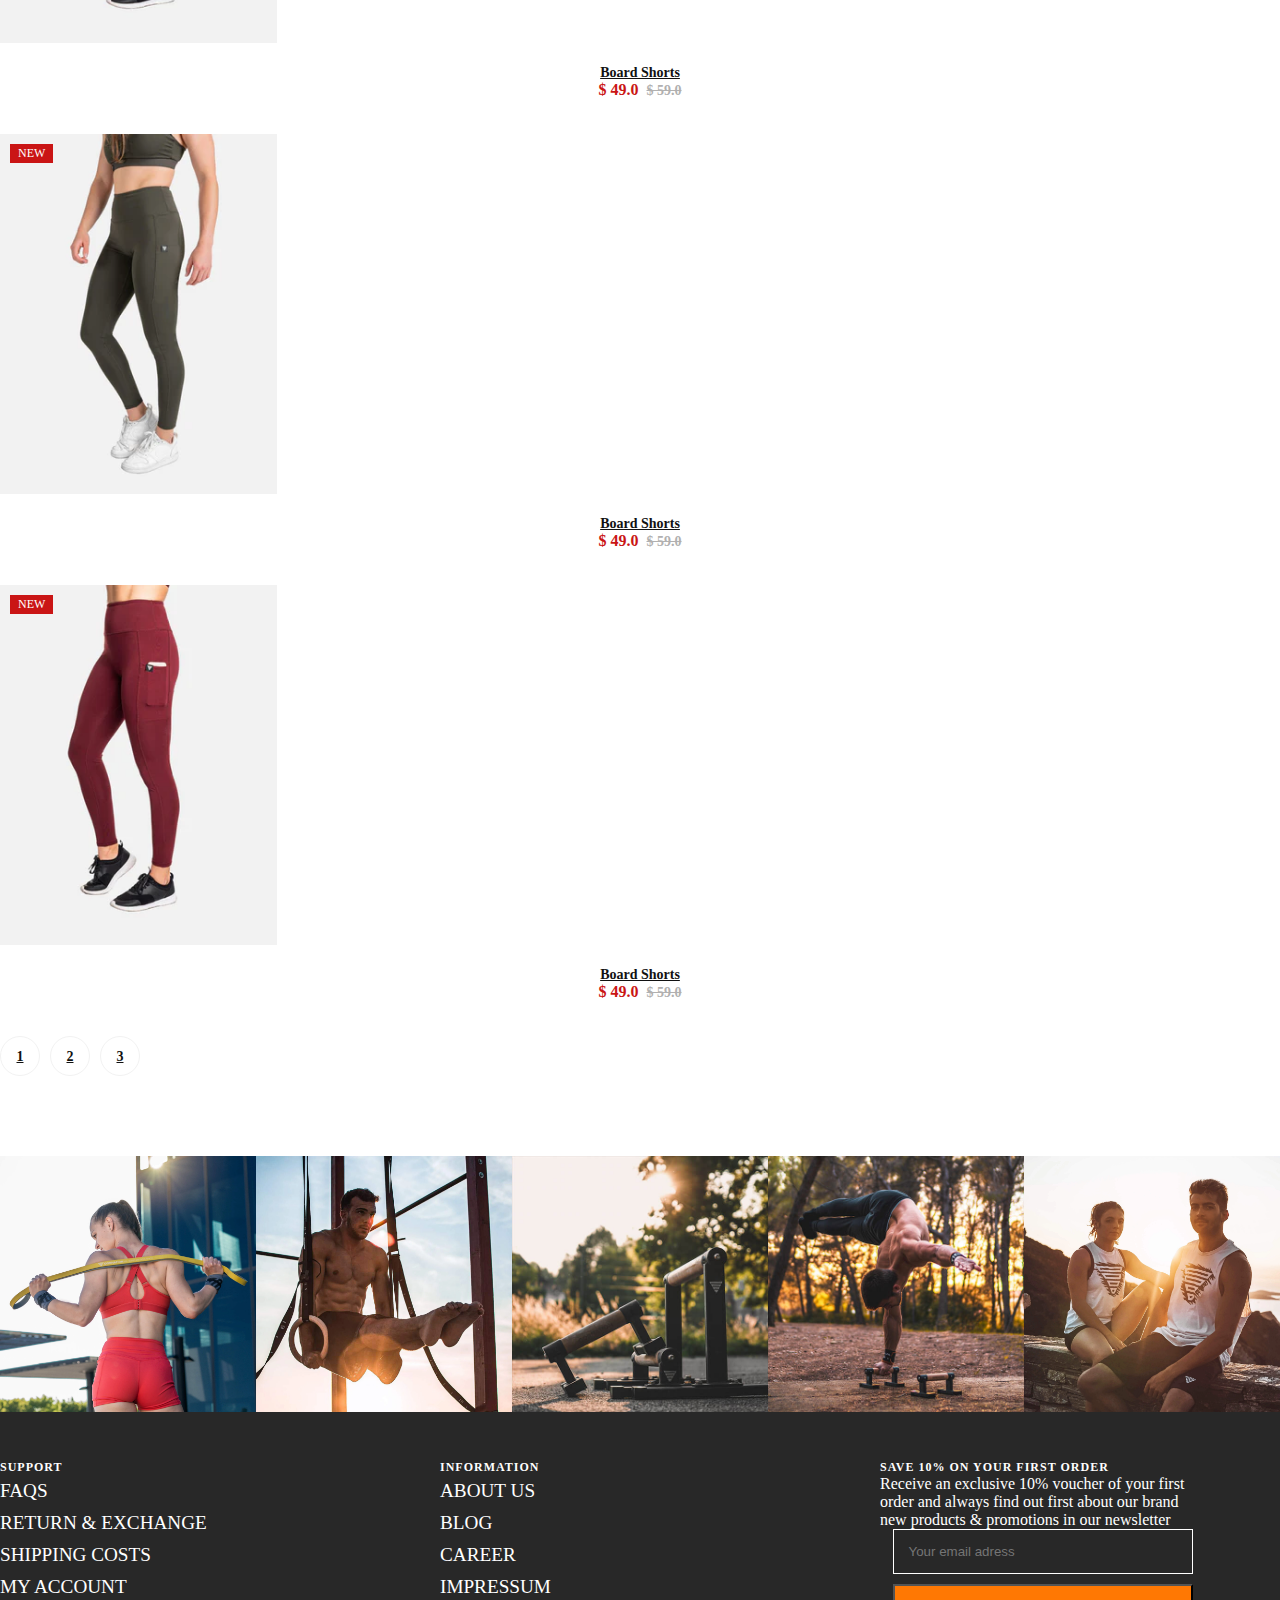
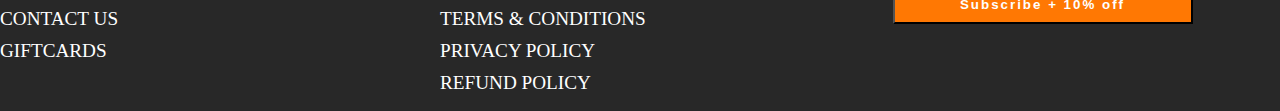
<file: section/mujeres.ropa.html>
<!DOCTYPE html>
<html lang="en">
<head>
    <meta charset="UTF-8">
    <meta http-equiv="X-UA-Compatible" content="IE=edge">
    <meta name="viewport" content="width=device-width, initial-scale=1.0">
    <link href='https://unpkg.com/boxicons@2.1.4/css/boxicons.min.css' rel='stylesheet'>
    <link href="https://cdn.jsdelivr.net/npm/bootstrap@5.3.0-alpha1/dist/css/bootstrap.min.css" rel="stylesheet" integrity="sha384-GLhlTQ8iRABdZLl6O3oVMWSktQOp6b7In1Zl3/Jr59b6EGGoI1aFkw7cmDA6j6gD" crossorigin="anonymous">
    <link rel="icon" href="../pictures/icon/logo.svg">
    <link rel="stylesheet" href="../css/style.css">
    <title>Calisthenics | Women</title>
</head>
<body>
    <header>
        <div class="container-1">
            <div class="hader__wrapper">
                <div class="container-navbar-1">
                    <div class="navbar">
                        <nav>
                            <ul class="nav-menu">
                                <li><a href="../section/hombre-ropa.html" class="nav-link">MEN</a></li>
                                <li><a href="../section/mujeres.ropa.html" class="nav-link">WOMEN</a></li>
                                <li><a href="../section/equipamento.html" class="nav-link">EQUIPMENT</a></li>
                                <li><a href="#">ABOUT US</a></li>
                            </ul>
                        </nav>
                        <div class="hamburgesa">
                            <span class="bar"></span>
                            <span class="bar"></span>
                            <span class="bar"></span>
                        </div>
                    </div>
                </div>
    
                <div class="header__secondary-link">
                    <form method="post" action="/localization" class="header__cross-border">
                        <input type="hidden" name="form_type" value="localization">
                        <input type="hidden" name="utf8" value="✓">
                        <input type="hidden" name="_method" value="put">
                        <input type="hidden" name="return_to" value="/">
                        <div class="pop-container">
                            <input type="hidden" name="countr_code" value="us">
                            <span class="visually-hidden">Contry/region</span>
                            <button type="button" is="toggle-button" class="popover-button">
                                USD $
                                <div class="chvron icon--inline">
                                    <i class='bx bx-chevron-down'></i>
                                </div>
                            </button>
                        </div>
                        <div class="pop-container">
                            <input type="hidden" name="countr_code" value="us">
                            <span class="visually-hidden">Contry/region</span>
                            <button type="button" is="toggle-button" class="popover-button">
                                ENGLISH
                                <div class="chvron icon--inline">
                                    <i class='bx bx-chevron-down'></i>
                                </div>
                            </button>
                        </div>
                    </form>

                    <div class="header__icon-list">
                        <a href="#" class="header__icon-wrapper"><i class='bx bx-search'></i></a>
                        <a href="../section/login.html" class="header__icon-wrapper"><i class='bx bx-user' ></i></a>
                        <a href="#" class="header__icon-wrapper"><i class='bx bxs-cart' ></i></a>
                    </div>
                </div>
            </div>
        </div>
    </header>

    <div class="breadcrumb-option">
        <div class="container">
            <div class="row">
                <div class="col-lg-12">
                    <div class="breadcrumb__links">
                        <a href="../index.html"><i class="fa fa-home"></i> Home</a>
                    </div>
                </div>
            </div>
        </div>
    </div>

    <section class="shop spad">
        <div class="container">
            <div class="row">
                <div class="col-lg-3 col-md-3">
                    <div class="shop__sidebar">
                        <div class="sidebar__categories">
                            <div class="section-title">
                                <h4>Categories</h4>
                            </div>
                            <div class="categories__accordion">
                                <div class="accordion" id="accordionExample">
                                    <div class="card">
                                        <div class="card-heading active">
                                            <a href="./ropa-de-mujeres.html">Women</a>
                                        </div>
                                    </div>
                                    <div class="card">
                                        <div class="card-heading">
                                            <a href="./ropa-de-hombres.html">Men</a>
                                        </div>
                                    </div>
                                    <div class="card">
                                        <div class="card-heading">
                                            <a href="./equipamento.html">Equipament</a>
                                        </div>
                                    </div>
                                    <div class="card">
                                        <div class="card-heading">
                                            <a href="#">Accessories</a>
                                        </div>
                                    </div>
                                </div>
                            </div>
                        </div>
                        <div class="sidebar__sizes">
                            <div class="section-title">
                                <h4>Shop by size</h4>
                            </div>
                            <div class="size__list">
                                <label for="xxs">
                                    xxs
                                    <input type="checkbox" id="xxs">
                                    <span class="checkmark"></span>
                                </label>
                                <label for="xs">
                                    xs
                                    <input type="checkbox" id="xs">
                                    <span class="checkmark"></span>
                                </label>
                                <label for="xss">
                                    xs-s
                                    <input type="checkbox" id="xss">
                                    <span class="checkmark"></span>
                                </label>
                                <label for="s">
                                    s
                                    <input type="checkbox" id="s">
                                    <span class="checkmark"></span>
                                </label>
                                <label for="m">
                                    m
                                    <input type="checkbox" id="m">
                                    <span class="checkmark"></span>
                                </label>
                                <label for="ml">
                                    m-l
                                    <input type="checkbox" id="ml">
                                    <span class="checkmark"></span>
                                </label>
                                <label for="l">
                                    l
                                    <input type="checkbox" id="l">
                                    <span class="checkmark"></span>
                                </label>
                                <label for="xl">
                                    xl
                                    <input type="checkbox" id="xl">
                                    <span class="checkmark"></span>
                                </label>
                            </div>
                        </div>
                        <div class="sidebar__color">
                            <div class="section-title">
                                <h4>Shop by size</h4>
                            </div>
                            <div class="size__list color__list">
                                <label for="black">
                                    Blacks
                                    <input type="checkbox" id="black">
                                    <span class="checkmark"></span>
                                </label>
                                <label for="whites">
                                    Whites
                                    <input type="checkbox" id="whites">
                                    <span class="checkmark"></span>
                                </label>
                                <label for="reds">
                                    Reds
                                    <input type="checkbox" id="reds">
                                    <span class="checkmark"></span>
                                </label>
                                <label for="greys">
                                    Greys
                                    <input type="checkbox" id="greys">
                                    <span class="checkmark"></span>
                                </label>
                                <label for="blues">
                                    Blues
                                    <input type="checkbox" id="blues">
                                    <span class="checkmark"></span>
                                </label>
                                <label for="beige">
                                    Beige Tones
                                    <input type="checkbox" id="beige">
                                    <span class="checkmark"></span>
                                </label>
                                <label for="greens">
                                    Greens
                                    <input type="checkbox" id="greens">
                                    <span class="checkmark"></span>
                                </label>
                                <label for="yellows">
                                    Yellows
                                    <input type="checkbox" id="yellows">
                                    <span class="checkmark"></span>
                                </label>
                            </div>
                        </div>
                    </div>
                </div>
                <div class="col-lg-9 col-md-9">
                    <div class="row">
                        <div class="col-lg-4 col-md-6">
                            <div class="product__item">
                                <div class="product__item__pic set-bg">
                                    <img src="../pictures/shop/mujer-ropa/conjunto-completo.webp" alt="black-diver">
                                    <div class="label new">New</div>
                                </div>
                                <div class="product__item__text">
                                    <h6><a href="#">Black diver</a></h6>
                                    <div class="product__price">$ 59.0</div>
                                </div>
                            </div>
                        </div>
                        <div class="col-lg-4 col-md-6">
                            <div class="product__item">
                                <div class="product__item__pic set-bg">
                                    <img src="../pictures/shop/mujer-ropa/conjunto-completo-bordo.webp" alt="black-diver">
                                    <div class="label new">New</div>
                                </div>
                                <div class="product__item__text">
                                    <h6><a href="#">Red Diver</a></h6>
                                    <div class="product__price">$ 49.0</div>
                                </div>
                            </div>
                        </div>
                        <div class="col-lg-4 col-md-6">
                            <div class="product__item">
                                <div class="product__item__pic set-bg">
                                    <img src="../pictures/shop/mujer-ropa/conjunto-gris.webp" alt="black-jacket">
                                    <div class="label new">New</div>
                                </div>
                                <div class="product__item__text">
                                    <h6><a href="#">Black Jacket</a></h6>
                                    <div class="product__price">$ 59.0</div>
                                </div>
                            </div>
                        </div>
                        <div class="col-lg-4 col-md-6">
                            <div class="product__item">
                                <div class="product__item__pic set-bg">
                                    <img src="../pictures/shop/mujer-ropa/conjunto-naranja.webp" alt="long-sleeve">
                                    <div class="label new">New</div>
                                </div>
                                <div class="product__item__text">
                                    <h6><a href="#">Long Sleeve</a></h6>
                                    <div class="product__price">$ 59.0</div>
                                </div>
                            </div>
                        </div>
                        <div class="col-lg-4 col-md-6">
                            <div class="product__item sale">
                                <div class="product__item__pic set-bg">
                                    <img src="../pictures/shop/mujer-ropa/conjunto-verde.webp" alt="white-muscle">
                                    <div class="label new">New</div>
                                </div>
                                <div class="product__item__text">
                                    <h6><a href="#">White Muscle</a></h6>
                                    <div class="product__price">$ 49.0 <span>$ 59.0</span></div>
                                </div>
                            </div>
                        </div>
                        <div class="col-lg-4 col-md-6">
                            <div class="product__item">
                                <div class="product__item__pic set-bg">
                                    <img src="../pictures/shop/mujer-ropa/conjunto-superior-negro.webp" alt="Hooded-Tank-Top">
                                    <div class="label new">New</div>
                                </div>
                                <div class="product__item__text">
                                    <h6><a href="#">Hooded Tank Top</a></h6>
                                    <div class="product__price">$ 59.0</div>
                                </div>
                            </div>
                        </div>
                        <div class="col-lg-4 col-md-6">
                            <div class="product__item">
                                <div class="product__item__pic set-bg">
                                    <img src="../pictures/shop/mujer-ropa/calza-bordo.webp" alt="Black-Pants">
                                    <div class="label new">New</div>
                                </div>
                                <div class="product__item__text">
                                    <h6><a href="#">Black Pants</a></h6>
                                    <div class="product__price">$ 59.0</div>
                                </div>
                            </div>
                        </div>
                        <div class="col-lg-4 col-md-6">
                            <div class="product__item">
                                <div class="product__item__pic set-bg">
                                    <img src="../pictures/shop/mujer-ropa/calza-naranja.webp" alt="long-black-pants">
                                    <div class="label new">New</div>
                                </div>
                                <div class="product__item__text">
                                    <h6><a href="#">Long Black Pants</a></h6>
                                    <div class="product__price">$ 59.0</div>
                                </div>
                            </div>
                        </div>
                        <div class="col-lg-4 col-md-6">
                            <div class="product__item sale">
                                <div class="product__item__pic set-bg">
                                    <img src="../pictures/shop/mujer-ropa/calza-negra.webp" alt="board shorts">
                                    <div class="label new">New</div>
                                </div>
                                <div class="product__item__text">
                                    <h6><a href="#">Board Shorts</a></h6>
                                    <div class="product__price">$ 49.0 <span>$ 59.0</span></div>
                                </div>
                            </div>
                        </div>
                        <div class="col-lg-4 col-md-6">
                            <div class="product__item sale">
                                <div class="product__item__pic set-bg">
                                    <img src="../pictures/shop/mujer-ropa/calza-verde.webp" alt="board shorts">
                                    <div class="label new">New</div>
                                </div>
                                <div class="product__item__text">
                                    <h6><a href="#">Board Shorts</a></h6>
                                    <div class="product__price">$ 49.0 <span>$ 59.0</span></div>
                                </div>
                            </div>
                        </div>
                        <div class="col-lg-4 col-md-6">
                            <div class="product__item sale">
                                <div class="product__item__pic set-bg">
                                    <img src="../pictures/shop/mujer-ropa/calza-bordo.webp" alt="board shorts">
                                    <div class="label new">New</div>
                                </div>
                                <div class="product__item__text">
                                    <h6><a href="#">Board Shorts</a></h6>
                                    <div class="product__price">$ 49.0 <span>$ 59.0</span></div>
                                </div>
                            </div>
                        </div>
                        <div class="col-lg-12 text-center">
                            <div class="pagination__option">
                                <a href="#">1</a>
                                <a href="#">2</a>
                                <a href="#">3</a>
                            </div>
                        </div>
                    </div>
                </div>
            </div>
        </div>
    </section>

    <section class="footer-img">
        <div class="container-1">
            <img src="../pictures/img-mein/img-footer/resistencia-a.webp" alt="Resistencia">
            <img src="../pictures/img-mein/img-footer/fuerza-b.webp" alt="Fuerza-b">
            <img src="../pictures/img-mein/img-footer/paralelas-c.jpg" alt="Paralelas">
            <img src="../pictures/img-mein/img-footer/equilibrio-d.jpg" alt="Equilibrio">
            <img src="../pictures/img-mein/img-footer/amigos-e.webp" alt="Amigos">
        </div>
    </section>

    <div class="shopify-section">
        <footer class="footer">
            <div class="container-1">
                <div class="footer__inner">
                    <div class="footer__item-list">
                        <div class="footer__item">
                            <div class="footer__item-title footer__item--link is-first">
                                <p class="footer__item-ritle heading heading--small">SUPPORT</p>
                                <div class="footer__item--content">
                                    <ul class="linklist list--unstyled">
                                        <li class="linklist__item"><a href="#">FAQS</a></li>
                                        <li class="linklist__item"><a href="#">RETURN & EXCHANGE</a></li>
                                        <li class="linklist__item"><a href="#">SHIPPING COSTS</a></li>
                                        <li class="linklist__item"><a href="#">MY ACCOUNT</a></li>
                                        <li class="linklist__item"><a href="#">CONTACT US</a></li>
                                        <li class="linklist__item"><a href="#">GIFTCARDS</a></li>
                                    </ul>
                                </div>
                            </div>
                        </div>
                        <div class="footer__item">
                            <div class="footer__item-title footer__item--link is-first">
                                <p class="footer__item-ritle heading heading--small">INFORMATION</p>
                                <div class="footer__item--content">
                                    <ul class="linklist list--unstyled">
                                        <li class="linklist__item"><a href="#">ABOUT US</a></li>
                                        <li class="linklist__item"><a href="#">BLOG</a></li>
                                        <li class="linklist__item"><a href="#">CAREER</a></li>
                                        <li class="linklist__item"><a href="#">IMPRESSUM</a></li>
                                        <li class="linklist__item"><a href="#">TERMS & CONDITIONS</a></li>
                                        <li class="linklist__item"><a href="#">PRIVACY POLICY</a></li>
                                        <li class="linklist__item"><a href="#">REFUND POLICY</a></li>
                                    </ul>
                                </div>
                            </div>
                        </div>
                        <div class="footer__item">
                            <P class="footer__item title headin heading--small">SAVE 10% ON YOUR FIRST ORDER</P>
                            <div class="footer__item-content">
                                <p>
                                    Receive an exclusive 10% voucher of your first order and always find out first about our brand new products & promotions in our newsletter
                                </p>
                                <div class="form">
                                    <form action="post">
                                        <label for="email">
                                            <input type="email" required placeholder="Your email adress">
                                        </label>
                                        <button>Subscribe + 10% off</button>
                                    </form>
                                </div>
                            </div>
                        </div>
                    </div>
                </div>
            </div>
        </footer>
    </div>

    <script src="../js/menu.js"></script>
</body>
</html>
</file>
<file: css/style.css>
*{
    margin: 0;
    padding: 0;
    box-sizing: border-box;
}



/*
|---------------------------------------------------------------------------------------|
|                 ACA EMPIEZA TODO EL CSS DE LA PAGINA PRINCIPAL (MEIN)                 |
|---------------------------------------------------------------------------------------|
*/



/*
|-------------------------------------------|
|    ESTA PARTE PERTENECE AL NAVBAR/MENU    |
|-------------------------------------------|
*/


header{
    display: block;
    background-color: rgba(40,40,40);
    color: rgba(255,255,255);
    position: fixed;
    width: 100%;
    z-index: 1;
}

header .container-1{
    width: 100%;
    max-width: 1600px;
    margin: 0 auto;
    padding: 0 40px;

}

header .container-1 .hader__wrapper{
    display: flex;
    align-items: center;
    padding: 20px 0;
}

header .container-1 .hader__wrapper .container-navbar-1{
    flex: 1 1 0;
    display: flex;
    align-items: center;
}

header .container-1 .hader__wrapper .container-navbar-1 ul{
    display: flex;
    flex-wrap: wrap;
    row-gap: 12px;
    list-style: none;
    padding: 0;
    margin: 0;
}

header .container-1 .hader__wrapper .container-navbar-1 li{
    margin-right: 32px;
}

header .container-1 .hader__wrapper .container-navbar-1 li a{
    display: block;
    position: relative;
    width: max-content;
    color: inherit;
    text-decoration: none;
}

header .container-1 .container-navbar-1 .navbar .hamburgesa{
    display: none;
    cursor: pointer;
}

header .container-1 .container-navbar-1 .navbar .hamburgesa .bar{
    display: block;
    width: 25px;
    height: 3px;
    margin: 5px;
    -webkit-animation: all 0.3s ease-in-out;
    animation: all 0.3s ease-in-out;
    background-color: #ffff;
}



/*
|--------------------------------------------|
|    ESTA PARTE PERTENECE ES PARA EL LOGO    |
|--------------------------------------------|
*/


header .container-1 .hader__wrapper .header__secondary-link{
    display: flex;
    justify-content: flex-end;
    align-items: center;
}

header .container-1 .hader__wrapper .header__secondary-link .header__cross-border{
    display: grid;
    grid-auto-flow: column;
    grid-gap: 18px;
    gap: 18px;
    margin-right: 30px;
}

header .container-1 .hader__wrapper .header__secondary-link .header__cross-border input{
    color: inherit;
    font: inherit;
    margin: 0;
    text-align: inherit;
}

header .container-1 .hader__wrapper .header__secondary-link .header__cross-border .pop-container input{
    color: inherit;
    font: inherit;
    margin: 0;
    text-align: inherit;
}

header .container-1 .hader__wrapper .header__secondary-link .header__cross-border .pop-container .visually-hidden{
    position: absolute !important;
    overflow: hidden;
    clip: rect(0 0 0 0);
    height: 1px;
    width: 1px;
    margin: -1px;
    padding: 0;
    border: 0;
}

header .container-1 .hader__wrapper .header__secondary-link .header__cross-border .pop-container button{
    padding: 0;
    overflow: visible;
    background: none;
    border: none;
    border-radius: 0;
    cursor: pointer;
    appearance: none;
    touch-action: manipulation;
    color: inherit;
    font: inherit;
    margin: 0;
    text-align: inherit;
}

header .container-1 .hader__wrapper .header__secondary-link .header__cross-border .pop-container .popover-button{
    width: max-content;
}

header .container-1 .hader__wrapper .header__secondary-link .header__cross-border .pop-container .popover-button .chvron{
    position: relative;
    top: -1px;
    display: inline-block;
    vertical-align: middle;
    background: none;
    pointer-events: none;
    overflow: visible;
}

header .container-1 .hader__wrapper .header__secondary-link .header__cross-border .pop-container .popover-button .icon--inline{
    display: inline-block;
    margin-left: 10px;
}

header .container-1 .hader__wrapper .header__secondary-link{
    display: flex;
    justify-content: flex-end;
    align-items: center;
}

header .container-1 .hader__wrapper .header__secondary-link .header__icon-list{
    display: grid;
    grid-auto-flow: column;
    grid-gap: 20px;
    gap: 20px;
    justify-content: flex-start;
    align-items: center;
}

header .container-1 .hader__wrapper .header__secondary-link .header__icon-wrapper{
    display: block;
    position: relative;
    color: inherit;
    text-decoration: none;
}

header .container-1 .hader__wrapper .header__secondary-link .header__icon-wrapper i{
    display: block;
    background: none;
    pointer-events: none;
    overflow: visible;
    font-size: 1.4em;
}


.slider{
    padding-top: 80px;
    width: 100%;
}



/*
|---------------------------------------------|
|    ESTA PARTE PERTENECE AL ACCESO RAPIDO    |
|---------------------------------------------|
*/

.items-objet .container-1{
    display: flex;
    background: #fafafa;
    justify-content: space-between;
    align-items: center;
    padding: 20px 20px 15px 0;
    overflow: auto;
}

.items-objet .container-1 a{
    min-width: 85px;
    padding-left: 20px;
    word-break: break-all;
    font-size: 14px;
    line-height: 16px;
    color: inherit;
    text-decoration: none;
    text-align: center;
}

.items-objet .container-1 a img{
    border-radius: 50%;
    max-width: 100%;
    display: block;
    border: 1px solid gray;
    margin-bottom: 8px;
}


/*
|--------------------------------------------|
|    ESTA PARTE PERTENECE A LO MASVENDIDO    |
|--------------------------------------------|
*/
.mas-vendidos .container-text{
    display: flex;
    flex-direction: column;
    text-align: center;
    margin-top: 100px;
}

.mas-vendidos .container-text h2{
    font-weight: 600;
    font-size: 15px;
    letter-spacing: 1px;
    display: block;
    color: gray;
}

.mas-vendidos .container-text h3{
    margin: 10px 0;
    font-size: 40px;
}

.mas-vendidos .container-1 .container-2{
    display: flex;
    flex-wrap: wrap;
    align-items: center;
    justify-content: center;
}

.mas-vendidos .container-1 .container-2 .objet{
    padding: 30px 12px;
    text-align: center;
}

.mas-vendidos .container-1 .container-2 .objet .paralelas:hover{
    box-shadow: rgba(0, 0, 0, 0.35) 0px 5px 15px;
    transition: .3s;
}

.mas-vendidos .container-1 .container-2 img{
    width: 360px;
    height: 470px;
}

.mas-vendidos .container-1 .container-2 .objet .precios{
    display: flex;
    flex-direction: column;
    padding: 15px 0;
    font-size: 1.2rem;
}

.mas-vendidos .container-1 .container-2 .objet .precios a{
    text-decoration: none;
    color: inherit;
    padding: 5px 0;
}

.mas-vendidos .container-1 .btn-1{
    text-align: center;
    justify-content: center;
    margin-bottom: 50px;
}

.mas-vendidos .container-1 .btn-1 a{
    background: gray;
    padding: 20px 40px;
    letter-spacing: 3px;
    text-decoration: none;
    color: #fff;
}

.mas-vendidos .container-1 .btn-1 a:hover{
    background: #b1b0b0;
    color: #666666;
    transition: .2s;
}


/*
|-----------------------------------------|
|    ESTA PARTE PERTENECE A LAS VENTAS    |
|-----------------------------------------|
*/
.ventas{
    background: rgb(244,244,244);
}

.ventas .container-1{
    margin-top: 0px;
    margin-bottom: 0px;
    margin: 40px;
    display: block;

}

.ventas .container-1 .container-2{
    display: flex;
    flex-wrap: wrap;
}

.ventas .container-1 .container-2 {
    display: flow-root;
}

.ventas .container-1 .container-3{
    width: 100%;
    max-width: 1600px;
    margin: 0px auto;
    padding: 0px 40px;

}

.ventas .container-1 .container-3 .native{
    display: block;
}

.ventas .container-1 .container-3 .native .content-box-1{
    display: block;
}

.ventas .container-1 .container-3 .native .content-box-1 .content-box-2{
    display: flex;
    margin: 40px;
}

.ventas .container-1 .container-3 .native .content-box-1 .content-box-2 .caja{
    display: block;
    text-align: center;
    padding: 0px 40px;
    width: 100%;
    scroll-snap-align: center;
    scroll-snap-stop: always;
}

.ventas .container-1 .container-3 .native .content-box-1 .content-box-2 .caja .h2{
    font-size: 20px;
}

.ventas .container-1 .container-3 .native .content-box-1 .content-box-2 .caja .icon{
    margin-bottom: 16px;
}

.ventas .container-1 .container-3 .native .content-box-1 .content-box-2 .caja .icon i{
    display: block;
    font-size: 1.5em;
}


/*
|------------------------------------|
|    ESTA PARTE PERTENECE ATLETAS    |
|------------------------------------|
*/
.atletas .container-1{
    display: flex;
    flex-wrap: wrap;
    align-items: center;
    justify-content: center;
    margin: 200px 0;
}

.atletas .container-1 .container-img img{
    width: 400px;
}

.atletas .container-1 .container-text-2{
    display: flex;
    flex-direction: column;
    text-align: center;
}

.atletas .container-1 .container-text-2 h2{
    display: block;
    font-size: 20px;
    padding: 10px 0;
    color: gray;
}

.atletas .container-1 .container-text-2 h3{
    display: block;
    font-size: 40px;
    padding-bottom: 20px;
}

.atletas .container-1 .container-text-2 .text{
    padding-left: 10px;
}

.atletas .container-1 .container-text-1 .btn-1{
    text-align: center;
    padding-top: 50px;
}

.atletas .container-1 .container-text-1 .btn-1 a{
    background: gray;
    padding: 20px;
    letter-spacing: 2px;
    text-decoration: none;
    color: #fff;
}


/*
|------------------------------------------|
|    ESTA PARTE PERTENECE AL FOOTER-IMG    |
|------------------------------------------|
*/
.footer-img .container-1{
    display: flex;
    justify-content: space-between;
    align-items: center;
}

.footer-img .container-1 img{
    height: auto;
    max-width: 20%;
    border-style: none;
    vertical-align: top;
}


/*
|------------------------------------------------|
|    ESTA PARTE PERTENECE AL FOOTER-CONTACTOS    |
|------------------------------------------------|
*/
div .footer{
    padding-top: 48px;
    background-color: rgba(40,40,40);
    color: rgb(255,255,255);
}

div .footer .container-1{
    width: 100%;
    max-width: 1600px;
    margin-left: auto;
    margin-right: auto;
    padding-left: 0 40px;
}

div .footer .container-1 .footer__inner .footer__item-list{
    display: grid;
    grid-gap: 40px;
    gap: 40px;
    grid-template-columns: 1fr 1fr 1fr;
    justify-content: space-between;
}

div .footer .container-1 .footer__inner .footer__item-list .footer__item{
    max-width: 325px;
    word-break: break-word;
}

div .footer .container-1 .footer__inner .footer__item-list .footer__item .footer__item-title{
    margin-bottom: 12px;
}

div .footer .container-1 .footer__inner .footer__item-list .footer__item .heading--small{
    font-size: 12px;
    font-weight: 600;
    letter-spacing: 1px;
}

div .footer .container-1 .footer__inner .footer__item-list .footer__item .footer__item--content ul{
    list-style: none;
    padding: 0;
    margin: 0;
}

div .footer .container-1 .footer__inner .footer__item-list .footer__item .footer__item--content li a{
    display: inline-block;
    color: inherit;
    text-decoration: none;
    font-size: 1.2em;
    padding: 5px 0;
}

div .footer .container-1 .footer__inner .footer__item-list .footer__item .heading--small{
    font-size: 12px;
    letter-spacing: 1px;
}

div .footer .container-1 .footer__inner .footer__item-list .footer__item .footer__item-content .form{
    display: flex;
    text-align: center;
    justify-content: center;
}

div .footer .container-1 .footer__inner .footer__item-list .footer__item .footer__item-content .form label{
    margin-top: 30px;
}

div .footer .container-1 .footer__inner .footer__item-list .footer__item .footer__item-content .form input{
    height: 45px;
    width: 300px;
    background: rgba(40,40,40);
    border: 1.5px solid #fff;
    color: #fff;
}

div .footer .container-1 .footer__inner .footer__item-list .footer__item .footer__item-content .form input::placeholder{
    padding: 0 15px ;

}

div .footer .container-1 .footer__inner .footer__item-list .footer__item .footer__item-content .form button{
    margin-top: 10px;
    background-color: #ff7803;
    height: 40px;
    width: 300px;
    letter-spacing: 2px;
    color: #fff;
    font-weight: 600;
}



/*
|---------------------------------------------------------------------------------------|
|         ACA EMPIEZA TODO EL CSS DE LA ROPA DE HOMBRE, MUJERES, Y EQUIPAMENTO          |
|---------------------------------------------------------------------------------------|
*/

.breadcrumb-option{
    padding-top: 35px;
}
    
.breadcrumb__links a{
    margin-top: 60px;
    font-size: 15px;
    font-weight: 500;
    color: #111111;
    margin-right: 18px;
    display: inline-block;
    position: relative;
}
    
.breadcrumb__links a:after{
    position: absolute;
    right: -14px;
    top: 0;
    content: "";
    font-family: "FontAwesome";
}
    
.breadcrumb__links a i{
    margin-right: 5px;
}
    
.breadcrumb__links span{
    font-size: 15px;
    font-weight: 500;
    color: #888888;
    display: inline-block;
}

.section-title {
	margin-bottom: 45px;
}

.section-title h4 {
	color: #111111;
	font-weight: 600;
	text-transform: uppercase;
	position: relative;
	display: inline-block;
}

.section-title h4:after {
	position: absolute;
	left: 0;
	bottom: -4px;
	height: 2px;
	width: 70px;
	background: #ca1515;
	content: "";
}

.set-bg {
	background-repeat: no-repeat;
	background-size: cover;
	background-position: top center;
}

.spad {
	padding-top: 100px;
	padding-bottom: 100px;
}

.text-white h1,
.text-white h2,
.text-white h3,
.text-white h4,
.text-white h5,
.text-white h6,
.text-white p,
.text-white span,
.text-white li,
.text-white a {
	color: #fff;
}



    /*SECTION DE LOS PRODUCTOS*/

.product {
	padding-top: 60px;
	padding-bottom: 50px;
}

.filter__controls {
	text-align: right;
	margin-bottom: 50px;
}

.filter__controls li {
	font-size: 14px;
	list-style: none;
	display: inline-block;
	color: #111111;
	margin-right: 35px;
	position: relative;
	cursor: pointer;
}

.filter__controls li.active:after {
	opacity: 1;
}

.filter__controls li:after {
	position: absolute;
	left: 0;
	bottom: -4px;
	height: 2px;
	width: 100%;
	background: #ca1515;
	content: "";
	opacity: 0;
}

.filter__controls li:last-child {
	margin-right: 0;
}

.product__item {
	margin-bottom: 35px;
}

.product__item:hover .product__hover li {
	opacity: 1;
	top: 0;
}

.product__item.sale .product__item__pic .label {
	background: #ca1515;
}

.product__item.sale .product__item__text .product__price {
	color: #ca1515;
}

.product__item__pic {
	height: 360px;
	position: relative;
	overflow: hidden;
}

.product__item__pic img{
    height: 100%;
}

.product__item__pic .label {
	font-size: 12px;
	color: #ffffff;
	font-weight: 500;
	display: inline-block;
	padding: 2px 8px;
	text-transform: uppercase;
	position: absolute;
	left: 10px;
	top: 10px;
}

.product__item__pic .label.new {
	background: #36a300;
}

.product__item__pic .label.stockout {
	background: #111111;
}

.product__item__pic .label.stockblue {
	background: #0066bd !important;
}

.product__item__pic .label.sale {
	background: #ca1515;
}

.product__hover {
	position: absolute;
	left: 0;
	width: 100%;
	bottom: 30px;
	text-align: center;
}

.product__hover li {
	list-style: none;
	display: inline-block;
	margin-right: 10px;
	position: relative;
	top: 100px;
	opacity: 0;
}

.product__hover li:nth-child(1) {
	-webkit-transition: all 0.4s ease 0.1s;
	-o-transition: all 0.4s ease 0.1s;
	transition: all 0.4s ease 0.1s;
}

.product__hover li:nth-child(2) {
	-webkit-transition: all 0.4s ease 0.15s;
	-o-transition: all 0.4s ease 0.15s;
	transition: all 0.4s ease 0.15s;
}

.product__hover li:nth-child(3) {
	-webkit-transition: all 0.4s ease 0.2s;
	-o-transition: all 0.4s ease 0.2s;
	transition: all 0.4s ease 0.2s;
}

.product__hover li:last-child {
	margin-right: 0;
}

.product__hover li:hover a {
	background: #ca1515;
}

.product__hover li:hover a span {
	color: #ffffff;
	-webkit-transform: rotate(360deg);
	-ms-transform: rotate(360deg);
	transform: rotate(360deg);
}

.product__hover li a {
	font-size: 18px;
	color: #111111;
	display: block;
	height: 45px;
	width: 45px;
	background: #ffffff;
	line-height: 48px;
	text-align: center;
	border-radius: 50%;
	-webkit-transition: all, 0.5s;
	-o-transition: all, 0.5s;
	transition: all, 0.5s;
}

.product__hover li a span {
	position: relative;
	-webkit-transform: rotate(0);
	-ms-transform: rotate(0);
	transform: rotate(0);
	-webkit-transition: all, 0.3s;
	-o-transition: all, 0.3s;
	transition: all, 0.3s;
	display: inline-block;
}

.product__item__text {
	text-align: center;
	padding-top: 22px;
}

.product__item__text h6 a {
	font-size: 14px;
	color: #111111;
}

.product__item__text .rating {
	line-height: 18px;
	margin-bottom: 5px;
}

.product__item__text .rating i {
	font-size: 10px;
	color: #e3c01c;
	margin-right: -4px;
}

.product__item__text .rating i:last-child {
	margin-right: 0;
}

.product__item__text .product__price {
	color: #111111;
	font-weight: 600;
}

.product__item__text .product__price span {
	font-size: 14px;
	color: #b1b0b0;
	text-decoration: line-through;
	margin-left: 4px;
}


/*ESTA PARTE ES DE CATEGORIA - SHOP DE PRECIOS -SHOP BY SIZE*/

.shop {
	padding-top: 70px;
	padding-bottom: 80px;
}

.sidebar__categories {
	margin-bottom: 50px;
}

.sidebar__categories .section-title {
	margin-bottom: 35px;
}

.sidebar__categories .section-title h4 {
	font-size: 18px;
}

.categories__accordion .card {
	border: none;
	border-radius: 0;
	padding-bottom: 12px;
	border-bottom: 1px solid #f2f2f2 !important;
	margin-bottom: 12px;
}

.categories__accordion .card:last-child {
	padding-bottom: 0;
	margin-bottom: 0;
	border-bottom: none !important;
}

.categories__accordion .card-heading {
	cursor: pointer;
}

.categories__accordion .card-heading a {
	font-size: 14px;
	font-weight: 500;
	color: #111111;
	display: block;
}

.categories__accordion .card-body {
	padding-left: 0;
	padding-top: 6px;
	padding-bottom: 0;
}

.categories__accordion .card-body li {
	list-style: none;
	position: relative;
	padding-left: 16px;
}

.categories__accordion .card-body li:before {
	position: absolute;
	left: 4px;
	top: 14px;
	height: 1px;
	width: 4px;
	background: #666666;
	content: "";
}

.categories__accordion .card-body li a {
	font-size: 14px;
	color: #666666;
	line-height: 30px;
}

.categories__accordion .card-heading a:after,
.categories__accordion .card-heading>a.active[aria-expanded=false]:after {
	content: "";
	font-size: 14px;
	font-family: "FontAwesome";
	color: #666666;
	position: absolute;
	right: 30px;
	top: 0px;
}

.categories__accordion .card-heading.active a:after {
	content: "";
	font-size: 14px;
	font-family: "FontAwesome";
	color: #666666;
	position: absolute;
	right: 30px;
	top: -1px;
}

.categories__accordion .card-heading a[aria-expanded=true]:after,
.categories__accordion .card-heading>a.active:after {
	content: "";
	font-size: 14px;
	font-family: "FontAwesome";
	color: #666666;
	position: absolute;
	right: 30px;
	top: -1px;
}

.sidebar__filter {
	position: relative;
	margin-bottom: 60px;
}

.sidebar__filter .section-title {
	margin-bottom: 50px;
}

.sidebar__filter .section-title h4 {
	font-size: 18px;
}

.sidebar__filter a {
	font-size: 14px;
	color: #0d0d0d;
	text-transform: uppercase;
	letter-spacing: 2px;
	font-weight: 700;
	display: inline-block;
	padding: 5px 16px 5px 24px;
	border: 2px solid #ff0000;
	position: absolute;
	right: 0;
	bottom: -5px;
	border-radius: 2px;
}

.filter-range-wrap .range-slider .price-input {
	position: relative;
}

.filter-range-wrap .range-slider .price-input p {
	font-size: 16px;
	color: #0d0d0d;
	font-weight: 500;
	display: inline-block;
	margin-bottom: 0;
}

.filter-range-wrap .range-slider .price-input:after {
	position: absolute;
	left: 81px;
	top: 12px;
	height: 1px;
	width: 5px;
	background: #0d0d0d;
	content: "";
}

.filter-range-wrap .range-slider .price-input input {
	font-size: 16px;
	color: #0d0d0d;
	max-width: 16%;
	border: none;
}

.filter-range-wrap .range-slider .price-input input:nth-child(1) {
	margin-right: 28px;
}

.filter-range-wrap .price-range {
	border-radius: 0;
	margin-bottom: 28px;
}

.filter-range-wrap .price-range.ui-widget-content {
	border: none;
	background: rgba(0, 0, 0, 0.1);
	height: 5px;
}

.filter-range-wrap .price-range.ui-widget-content .ui-slider-handle {
	height: 14px;
	width: 14px;
	border-radius: 50%;
	background: #ca1515;
	border: none;
	outline: none;
	cursor: pointer;
}

.filter-range-wrap .price-range .ui-slider-range {
	background: #ca1515;
	border-radius: 0;
}

.sidebar__sizes,
.sidebar__color {
	margin-bottom: 40px;
}

.sidebar__sizes .section-title,
.sidebar__color .section-title {
	margin-bottom: 35px;
}

.sidebar__sizes .section-title h4,
.sidebar__color .section-title h4 {
	font-size: 18px;
}

.sidebar__sizes .size__list label,
.sidebar__color .size__list label {
	display: block;
	padding-left: 20px;
	font-size: 14px;
	text-transform: uppercase;
	color: #444444;
	position: relative;
	cursor: pointer;
}

.sidebar__sizes .size__list label input,
.sidebar__color .size__list label input {
	position: absolute;
	visibility: hidden;
}

.sidebar__sizes .size__list label input:checked~.checkmark,
.sidebar__color .size__list label input:checked~.checkmark {
	border-color: #ca1515;
}

.sidebar__sizes .size__list label input:checked~.checkmark:after,
.sidebar__color .size__list label input:checked~.checkmark:after {
	border-color: #ca1515;
	opacity: 1;
}

.sidebar__sizes .size__list label .checkmark,
.sidebar__color .size__list label .checkmark {
	position: absolute;
	left: 0;
	top: 4px;
	height: 10px;
	width: 10px;
	border: 1px solid #444444;
	border-radius: 2px;
}

.sidebar__sizes .size__list label .checkmark:after,
.sidebar__color .size__list label .checkmark:after {
	position: absolute;
	left: 0px;
	top: -2px;
	width: 11px;
	height: 5px;
	border: solid #ffffff;
	border-width: 1.5px 1.5px 0px 0px;
	-webkit-transform: rotate(127deg);
	-ms-transform: rotate(127deg);
	transform: rotate(127deg);
	opacity: 0;
	content: "";
}

.sidebar__color .color__list label {
	text-transform: capitalize;
}

.pagination__option a {
	display: inline-block;
	height: 40px;
	width: 40px;
	border: 1px solid #f2f2f2;
	border-radius: 50%;
	font-size: 14px;
	color: #111111;
	font-weight: 600;
	line-height: 40px;
	text-align: center;
	-webkit-transition: all, 0.3s;
	-o-transition: all, 0.3s;
	transition: all, 0.3s;
	margin-right: 6px;
}

.pagination__option a:last-child {
	margin-right: 0;
}

.pagination__option a i {
	font-weight: 600;
}

.pagination__option a:hover {
	background: #0d0d0d;
	border-color: #0d0d0d;
	color: #ffffff;
}





/*
|---------------------------------------------------------------------------------------|
|                           ACA EMPIEZA TODO EL CSS DEL LOGIN                           |
|---------------------------------------------------------------------------------------|
*/

.login{
    display: grid;
    flex-wrap: wrap;
    align-items: center;
    justify-content: center;
    text-align: center;
    font-family: Ubuntu, sans-serif;
}

.login .container-login{
    display: flex;
    flex-direction: column;
    justify-content: flex-start;
    margin: 130px 73px 50px;
}

.login .container-login .login-text{
    display: flex;
    flex-direction: column;
    padding-bottom: 50px;
}

.login .container-login .login-text h2{
    font-size: 50px;
    padding-bottom: 30px;
    font-weight: bold;
}

.login .container-login .login-text h3{
    font-size: 20px;
    color: gray;
    font-weight: 400;
}

.login .container-login .login-input form{
    display: flex;
    flex-direction: column;
    align-items: center;
    justify-content: center;
}

.login .container-login .login-input label{
    font-size: 1.2em;
    font-weight: 600;
    padding: 10px 0;
}

.login .container-login .login-input input{
    display: flex;
    height: 50px;
    width: 450px;
    border: none;
    outline: 1px solid rgb(179, 179, 179);
}

.login .container-login .login-input button{
    background: #ff5100;
    color: #fff;
    height: 60px;
    width: 450px;
    border: none;
    margin: 30px 0;
}

.login .container-login .login-input button:hover{
    background: #ff783a;
    transition: .2s;
}

.login .container-login .login-input button span{
    padding: 30px;
    font-size: 1.3em;
    font-weight: 700;
}





/*
|---------------------------------------------------------------------------------------|
|                           ACA EMPEIZA EL CSS DEL RESPONSIVE.                          |
|---------------------------------------------------------------------------------------|
*/


    /*
    |---------------------------------------|
    |     RESPONSIVE DEL LA PAGINA MEIN     |
    |---------------------------------------|
    */
@media(max-width: 992px){


    header .container-1 .container-navbar-1 .navbar .hamburgesa{
        display: block;
    }

    header .container-1 .container-navbar-1 .navbar .hamburgesa .active .bar:nth-child(2){
        opacity: 0;
    }

    header .container-1 .container-navbar-1 .navbar .hamburgesa .active .bar:nth-child(1){
        transform: translateY(8px) rotate(45deg);
    }

    header .container-1 .container-navbar-1 .navbar .hamburgesa .active .bar:nth-child(3){
        transform: translateY-(8px) rotate(-45deg);
    }

    header .container-1 .container-navbar-1 nav .nav-menu{
        position: fixed;
        left: -100%;
        top: 70px;
        gap: 0;
        flex-direction: column;
        background-color: #262626;
        width: 100%;
        text-align: center;
        justify-content: center;
        transition: 0.3s;
        z-index: 1;
    }

    header .container-1 .container-navbar-1 nav .nav-menu.active{
        left: 0;
    }

    header .container-1 .container-navbar-1 nav .nav-menu .nav-link{
        margin: 16px 0;
        align-items: center;
    }

    .slider{
        padding-top: 80px;
        width: 100%;
    }



    .ventas .container-1 .container-3 .content-box-1 .caja{
        margin: 0 -30px;
    }

    .ventas .container-1 .container-3 .native .content-box-1 .content-box-2 .caja .h2{
    font-size: 15px;
    }

    



    .atletas .container-1 .container-img img{
        width: 100%;
        margin-bottom: 20px;
    }

    .atletas .container-text-1 .container-text-2 h2{
        font-size: 20px;
    }

    .atletas .container-text-1 .container-text-2 h3{
        font-size: 30px;
    }

    .atletas .container-text-1 .container-text-2 .text p{
        font-size: 18px;
        padding: 10px 30px;
    }


    .shopify-section .footer .container-1 .footer__item-list{
        padding: 0 40px;
    }
}




@media(max-width: 768px){

    .slider{
        padding-top: 80px;
        width: 100%;
    }

    .ventas .container-1 .container-3 .content-box-1 .content-box-2{
        flex-direction: column;
    }

    .ventas .container-1 .container-3 .content-box-1 .content-box-2 .caja{
        margin: 20px 0;
    }


    .shopify-section .footer .container-1 .footer__inner .footer__item-list .footer__item-title .footer__item--content a{
        font-size: 15px;
    }



    .shop .container .row .col-lg-9  .product__item .product__item__pic{
        padding-left: 22%;
    }

    .shop .container .row .col-lg-9  .product__item .product__item__pic .new{
        margin-left: 22%;
    }
}


@media(max-width:648px){

    .slider{
        padding-top: 80px;
        width: 100%;
    }

    .shopify-section .footer .container-1 .footer__inner .footer__item-list{
        display: grid;
        grid-template-columns: 1fr 1fr;
    }
}


@media (max-width: 576px){

    header .container-1 .header__wrapper .header__secondary-link .pop-container button{
        display: none;
    }

    .slider{
        padding-top: 80px;
        width: 100%;
    }

    .shopify-section .footer .container-1 .footer__inner .footer__item-list{
        display: grid;
        grid-template-columns: 1fr 1fr;
    }
}



@media(max-width:530px){

    header .container-1 .hader__wrapper .header__secondary-link .header__icon-list a{
        padding: 0 10px;
    }

    header .container-1 .hader__wrapper .header__secondary-link .header__cross-border{
        display: none;
    }

    .slider{
        padding-top: 80px;
        width: 100%;
    }

    .shopify-section .footer .container-1 .footer__inner .footer__item-list{
        display: grid;
        grid-template-columns: 1fr;
    }

    .shopify-section .footer .container-1 .footer__inner .footer__item-list .footer__item{
        margin-bottom: 30px;
    }

    .shop .container .row .col-lg-9  .product__item .product__item__pic{
        padding-left: 22%;
    }

    .shop .container .row .col-lg-9  .product__item .product__item__pic .new{
        margin-left: 22%;
    }
}



@media(max-width:416px){
    .ventas .container-1 .container-3 .content-box-1 .content-box-2 .caja .text{
        margin: 0 -120px;
    }

    .shop .container .row .col-lg-9  .product__item .product__item__pic{
        padding-left: 12%;
    }

    .shop .container .row .col-lg-9  .product__item .product__item__pic .new{
        margin-left: 22%;
    }


    .login .container-login .login-input form input{
        width: 380px;
        height: 40px;
    }

    .login .container-login .login-input form button{
        width: 380px;
    }
}


@media(max-width:380px){
    .ventas .container-1 .container-3 .content-box-1 .content-box-2 .caja .text{
        margin: 0 -120px;
    }

    .shop .container .row .col-lg-9  .product__item .product__item__pic{
        padding-left: 12%;
    }

    .shop .container .row .col-lg-9  .product__item .product__item__pic .new{
        margin-left: 12%;
    }
}
</file>
